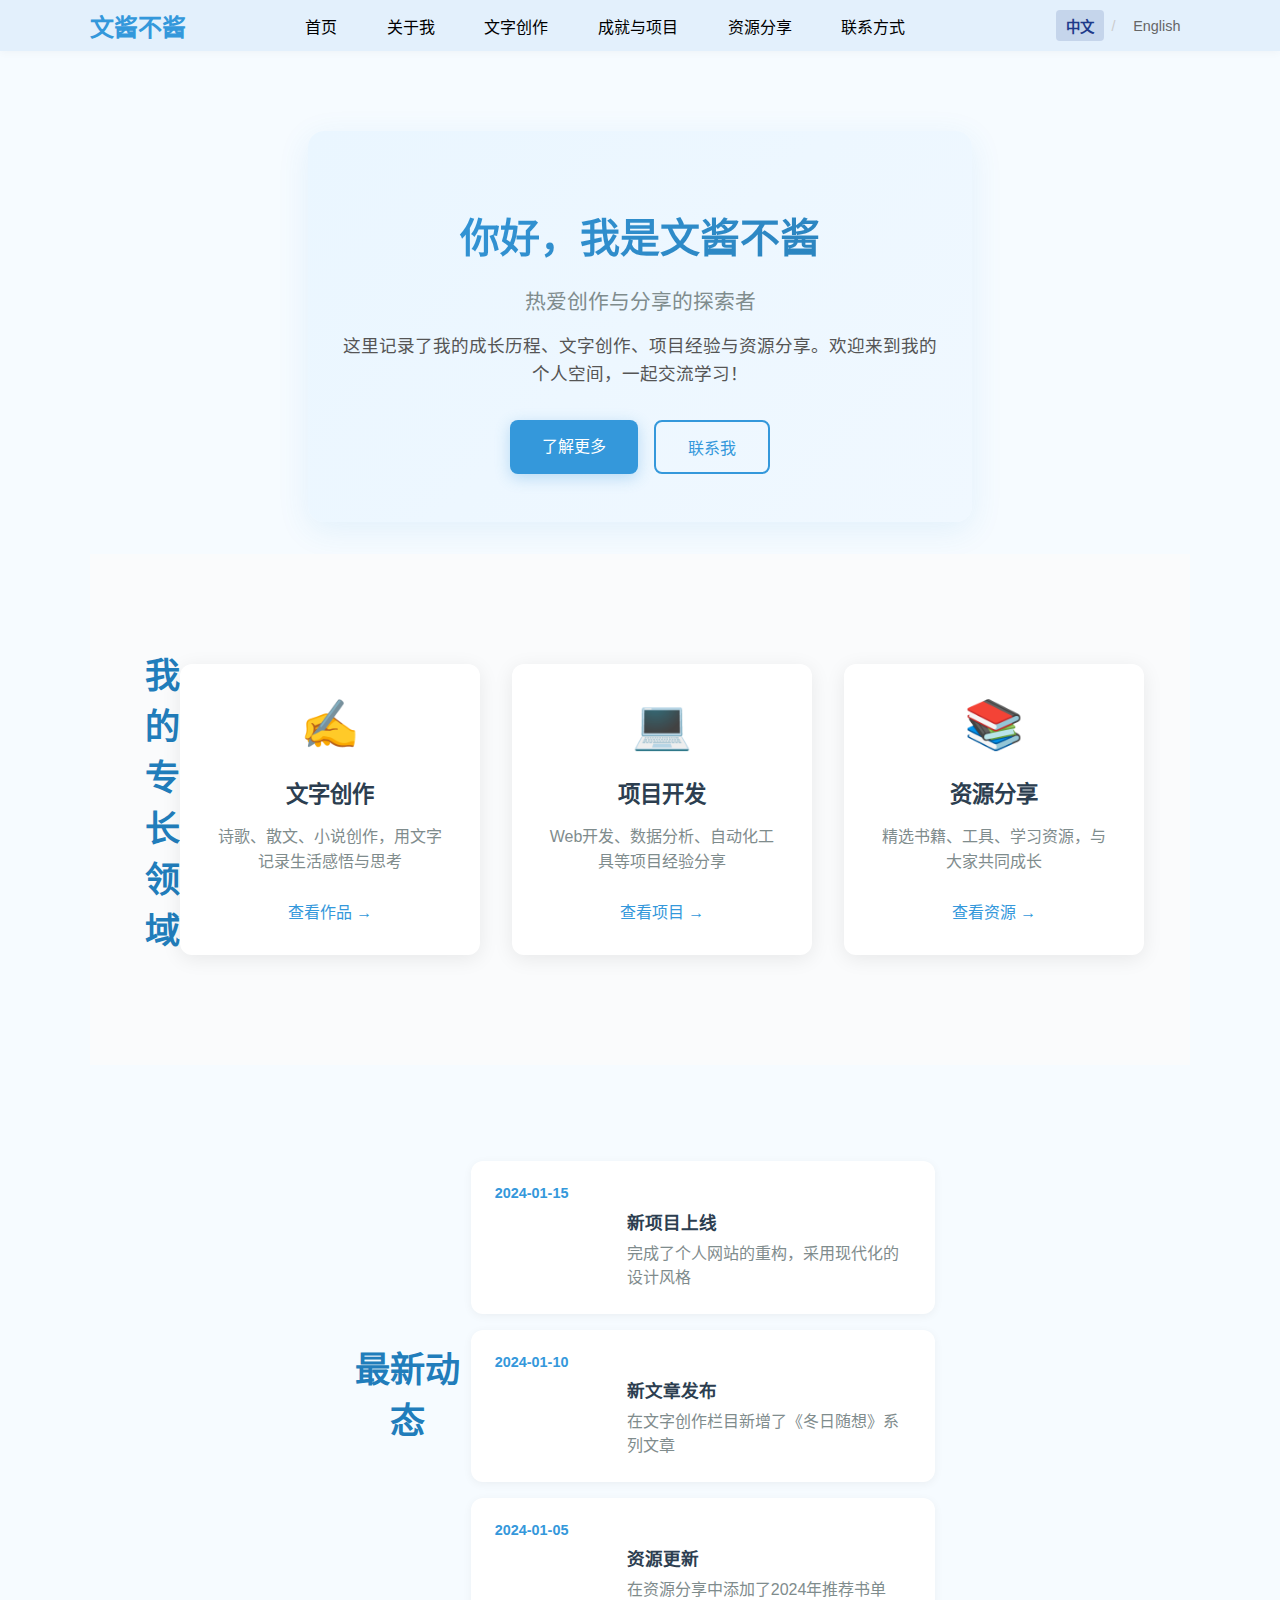
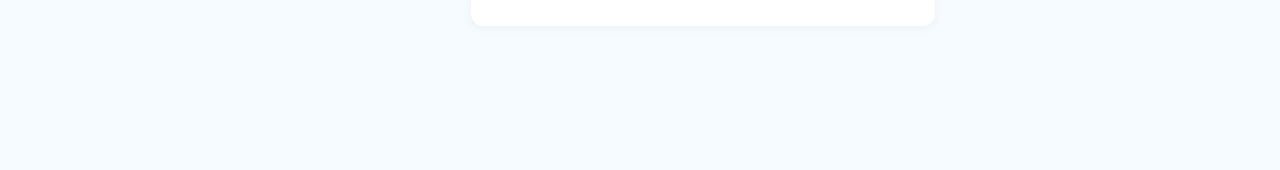
<file: index.html>
<!DOCTYPE html>
<html lang="zh-CN">
<head>
    <meta charset="UTF-8">
    <meta name="viewport" content="width=device-width, initial-scale=1.0">
    <title>我的简历网站 - 首页</title>
    <link rel="stylesheet" href="style.css">
</head>
<body>
    <nav class="navbar">
        <div class="container">
            <a href="index.html" class="logo">文酱不酱</a>
            <ul class="nav-links">
                <li><a href="index.html">首页</a></li>
                <li><a href="about.html">关于我</a></li>
                <li><a href="writing.html">文字创作</a></li>
                <li><a href="projects.html">成就与项目</a></li>
                <li><a href="resources.html">资源分享</a></li>
                <li><a href="contact.html">联系方式</a></li>
            </ul>
            <div class="language-switch">
                <button class="lang-btn active" data-lang="zh">中文</button>
                <span class="lang-separator">/</span>
                <button class="lang-btn" data-lang="en">English</button>
            </div>
        </div>
    </nav>
    <main class="main-content">
        <section class="hero">
            <div class="hero-content">
                <h1>你好，我是文酱不酱</h1>
                <p class="hero-subtitle">热爱创作与分享的探索者</p>
                <p class="hero-description">这里记录了我的成长历程、文字创作、项目经验与资源分享。欢迎来到我的个人空间，一起交流学习！</p>
                <div class="hero-buttons">
                    <a href="about.html" class="btn btn-primary">了解更多</a>
                    <a href="contact.html" class="btn btn-secondary">联系我</a>
                </div>
            </div>
        </section>

        <section class="features">
            <div class="container">
                <h2>我的专长领域</h2>
                <div class="features-grid">
                    <div class="feature-card">
                        <div class="feature-icon">✍️</div>
                        <h3>文字创作</h3>
                        <p>诗歌、散文、小说创作，用文字记录生活感悟与思考</p>
                        <a href="writing.html" class="feature-link">查看作品 →</a>
                    </div>
                    <div class="feature-card">
                        <div class="feature-icon">💻</div>
                        <h3>项目开发</h3>
                        <p>Web开发、数据分析、自动化工具等项目经验分享</p>
                        <a href="projects.html" class="feature-link">查看项目 →</a>
                    </div>
                    <div class="feature-card">
                        <div class="feature-icon">📚</div>
                        <h3>资源分享</h3>
                        <p>精选书籍、工具、学习资源，与大家共同成长</p>
                        <a href="resources.html" class="feature-link">查看资源 →</a>
                    </div>
                </div>
            </div>
        </section>

        <section class="latest-updates">
            <div class="container">
                <h2>最新动态</h2>
                <div class="updates-list">
                    <div class="update-item">
                        <div class="update-date">2024-01-15</div>
                        <div class="update-content">
                            <h4>新项目上线</h4>
                            <p>完成了个人网站的重构，采用现代化的设计风格</p>
                        </div>
                    </div>
                    <div class="update-item">
                        <div class="update-date">2024-01-10</div>
                        <div class="update-content">
                            <h4>新文章发布</h4>
                            <p>在文字创作栏目新增了《冬日随想》系列文章</p>
                        </div>
                    </div>
                    <div class="update-item">
                        <div class="update-date">2024-01-05</div>
                        <div class="update-content">
                            <h4>资源更新</h4>
                            <p>在资源分享中添加了2024年推荐书单</p>
                        </div>
                    </div>
                </div>
            </div>
        </section>
    </main>
    <script src="script.js"></script>
</body>
</html>
</file>
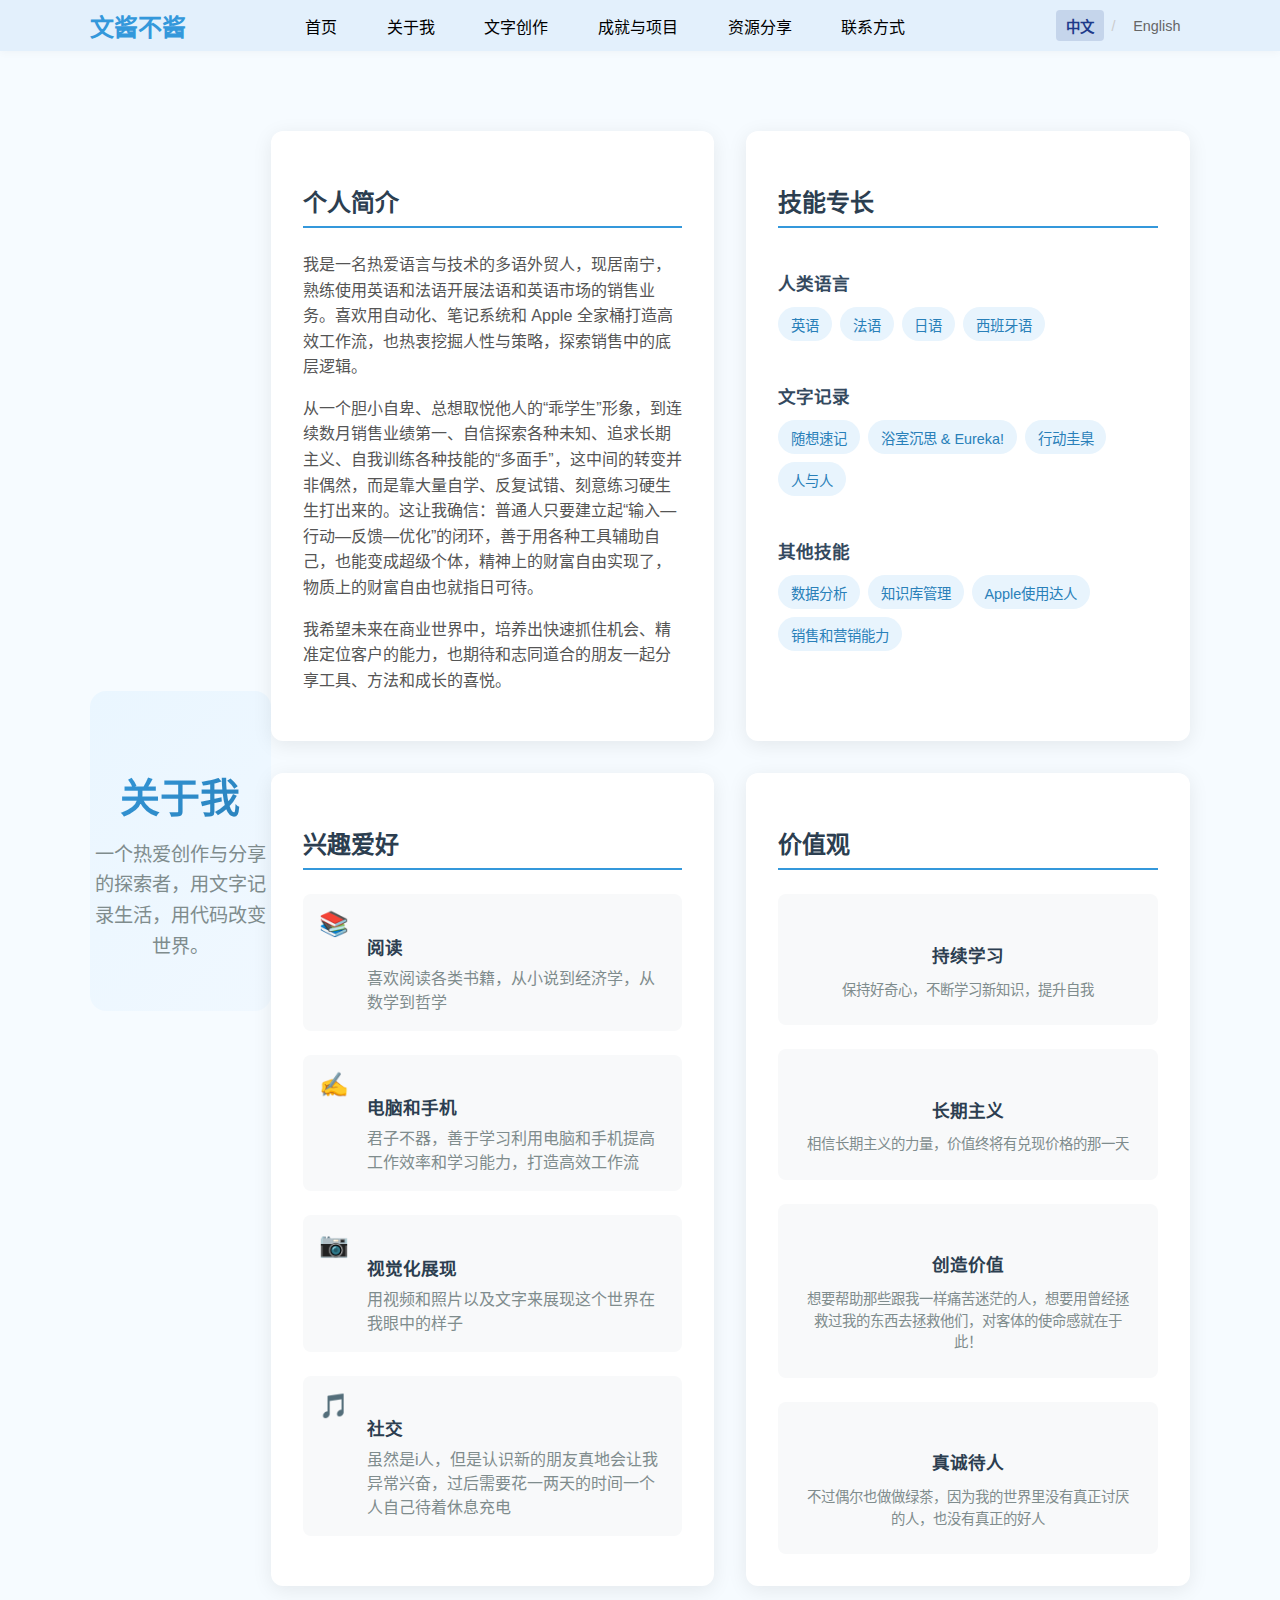
<file: about.html>
<!DOCTYPE html>
<html lang="zh-CN">
<head>
    <meta charset="UTF-8">
    <meta name="viewport" content="width=device-width, initial-scale=1.0">
    <title>关于我 - 我的简历网站</title>
    <link rel="stylesheet" href="style.css">
</head>
<body>
    <nav class="navbar">
        <div class="container">
            <a href="index.html" class="logo">文酱不酱</a>
            <ul class="nav-links">
                <li><a href="index.html">首页</a></li>
                <li><a href="about.html">关于我</a></li>
                <li><a href="writing.html">文字创作</a></li>
                <li><a href="projects.html">成就与项目</a></li>
                <li><a href="resources.html">资源分享</a></li>
                <li><a href="contact.html">联系方式</a></li>
            </ul>
            <div class="language-switch">
                <button class="lang-btn active" data-lang="zh">中文</button>
                <span class="lang-separator">/</span>
                <button class="lang-btn" data-lang="en">English</button>
            </div>
        </div>
    </nav>
    <!-- 主内容区域开始，这是页面主要内容存放的地方 -->
    <main class="main-content">
        <!-- 一个容器，用于限制内容宽度，让页面看起来更整洁 -->
        <div class="container">
            <!-- “关于我”页面的英雄区域（或称作主视觉区域）开始 -->
            <section class="about-hero">
                <!-- “关于我”的介绍部分开始 -->
                <div class="about-intro">
                    <!-- 页面主标题，显示“关于我” -->
                    <h1>关于我</h1>
                    <!-- 一段介绍性文字，描述作者的特点 -->
                    <p class="intro-text">一个热爱创作与分享的探索者，用文字记录生活，用代码改变世界。</p>
                </div>
            </section>
            </section>

            <section class="about-content">
                <div class="about-grid">
                    <div class="about-card">
                        <h2>个人简介</h2>
                        <p>我是一名热爱语言与技术的多语外贸人，现居南宁，熟练使用英语和法语开展法语和英语市场的销售业务。喜欢用自动化、笔记系统和 Apple 全家桶打造高效工作流，也热衷挖掘人性与策略，探索销售中的底层逻辑。</p>
                        <p>从一个胆小自卑、总想取悦他人的“乖学生”形象，到连续数月销售业绩第一、自信探索各种未知、追求长期主义、自我训练各种技能的“多面手”，这中间的转变并非偶然，而是靠大量自学、反复试错、刻意练习硬生生打出来的。这让我确信：普通人只要建立起“输入—行动—反馈—优化”的闭环，善于用各种工具辅助自己，也能变成超级个体，精神上的财富自由实现了，物质上的财富自由也就指日可待。</p>
                        <p>我希望未来在商业世界中，培养出快速抓住机会、精准定位客户的能力，也期待和志同道合的朋友一起分享工具、方法和成长的喜悦。</p>
                    </div>

                    <div class="about-card">
                        <h2>技能专长</h2>
                        <div class="skills-grid">
                            <div class="skill-category">
                                <h3>人类语言</h3>
                                <div class="skill-tags">
                                    <span class="skill-tag">英语</span>
                                    <span class="skill-tag">法语</span>
                                    <span class="skill-tag">日语</span>
                                    <span class="skill-tag">西班牙语</span>
                                </div>
                            </div>
                            <div class="skill-category">
                                <h3>文字记录</h3>
                                <div class="skill-tags">
                                    <span class="skill-tag">随想速记</span>
                                    <span class="skill-tag">浴室沉思 & Eureka!</span>
                                    <span class="skill-tag">行动圭臬</span>
                                    <span class="skill-tag">人与人</span>
                                </div>
                            </div>
                            <div class="skill-category">
                                <h3>其他技能</h3>
                                <div class="skill-tags">
                                    <span class="skill-tag">数据分析</span>
                                    <span class="skill-tag">知识库管理</span>
                                    <span class="skill-tag">Apple使用达人</span>
                                    <span class="skill-tag">销售和营销能力</span>
                                </div>
                            </div>
                        </div>
                    </div>

                    <div class="about-card">
                        <h2>兴趣爱好</h2>
                        <div class="interests-list">
                            <div class="interest-item">
                                <div class="interest-icon">📚</div>
                                <div class="interest-content">
                                    <h4>阅读</h4>
                                    <p>喜欢阅读各类书籍，从小说到经济学，从数学到哲学</p>
                                </div>
                            </div>
                            <div class="interest-item">
                                <div class="interest-icon">✍️</div>
                                <div class="interest-content">
                                    <h4>电脑和手机</h4>
                                    <p>君子不器，善于学习利用电脑和手机提高工作效率和学习能力，打造高效工作流</p>
                                </div>
                            </div>
                            <div class="interest-item">
                                <div class="interest-icon">📷</div>
                                <div class="interest-content">
                                    <h4>视觉化展现</h4>
                                    <p>用视频和照片以及文字来展现这个世界在我眼中的样子</p>
                                </div>
                            </div>
                            <div class="interest-item">
                                <div class="interest-icon">🎵</div>
                                <div class="interest-content">
                                    <h4>社交</h4>
                                    <p>虽然是i人，但是认识新的朋友真地会让我异常兴奋，过后需要花一两天的时间一个人自己待着休息充电</p>
                                </div>
                            </div>
                        </div>
                    </div>

                    <div class="about-card">
                        <h2>价值观</h2>
                        <div class="values-list">
                            <div class="value-item">
                                <h4>持续学习</h4>
                                <p>保持好奇心，不断学习新知识，提升自我</p>
                            </div>
                            <div class="value-item">
                                <h4>长期主义</h4>
                                <p>相信长期主义的力量，价值终将有兑现价格的那一天</p>
                            </div>
                            <div class="value-item">
                                <h4>创造价值</h4>
                                <p>想要帮助那些跟我一样痛苦迷茫的人，想要用曾经拯救过我的东西去拯救他们，对客体的使命感就在于此！</p>
                            </div>
                            <div class="value-item">
                                <h4>真诚待人</h4>
                                <p>不过偶尔也做做绿茶，因为我的世界里没有真正讨厌的人，也没有真正的好人</p>
                            </div>
                        </div>
                    </div>
                </div>
            </section>
        </div>
    </main>
    <script src="script.js"></script>
</body>
</html>
</file>
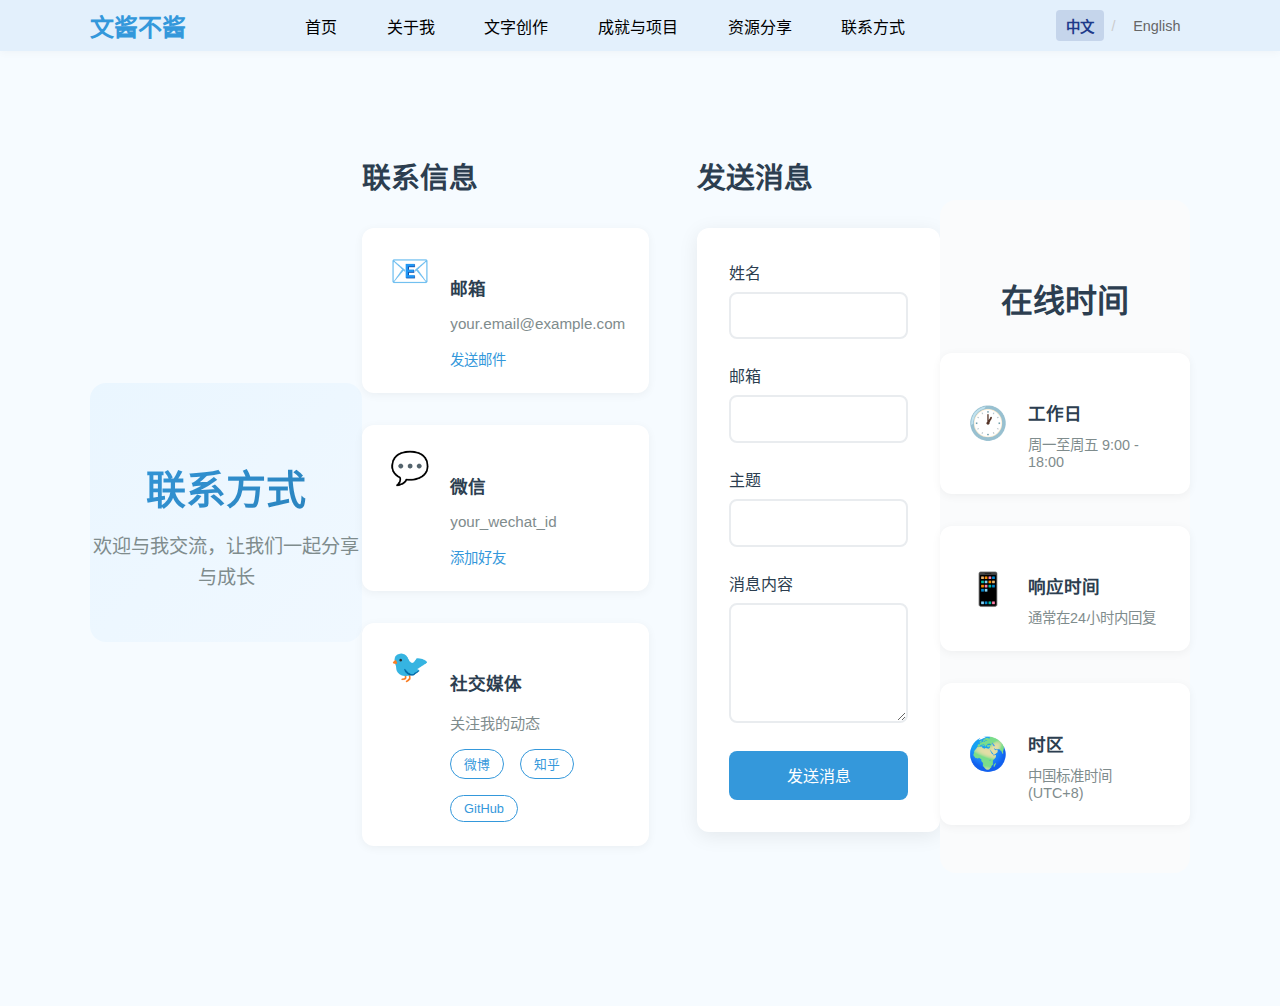
<file: contact.html>
<!DOCTYPE html>
<html lang="zh-CN">
<head>
    <meta charset="UTF-8">
    <meta name="viewport" content="width=device-width, initial-scale=1.0">
    <title>联系方式 - 我的简历网站</title>
    <link rel="stylesheet" href="style.css">
</head>
<body>
    <nav class="navbar">
        <div class="container">
            <a href="index.html" class="logo">文酱不酱</a>
            <ul class="nav-links">
                <li><a href="index.html">首页</a></li>
                <li><a href="about.html">关于我</a></li>
                <li><a href="writing.html">文字创作</a></li>
                <li><a href="projects.html">成就与项目</a></li>
                <li><a href="resources.html">资源分享</a></li>
                <li><a href="contact.html">联系方式</a></li>
            </ul>
            <div class="language-switch">
                <button class="lang-btn active" data-lang="zh">中文</button>
                <span class="lang-separator">/</span>
                <button class="lang-btn" data-lang="en">English</button>
            </div>
        </div>
    </nav>
    <main class="main-content">
        <div class="container">
            <section class="contact-hero">
            <h1>联系方式</h1>
                <p class="contact-subtitle">欢迎与我交流，让我们一起分享与成长</p>
            </section>

            <section class="contact-content">
                <div class="contact-grid">
                    <div class="contact-info">
                        <h2>联系信息</h2>
                        <div class="contact-methods">
                            <div class="contact-method">
                                <div class="contact-icon">📧</div>
                                <div class="contact-details">
                                    <h4>邮箱</h4>
                                    <p>your.email@example.com</p>
                                    <a href="mailto:your.email@example.com" class="contact-link">发送邮件</a>
                                </div>
                            </div>
                            <div class="contact-method">
                                <div class="contact-icon">💬</div>
                                <div class="contact-details">
                                    <h4>微信</h4>
                                    <p>your_wechat_id</p>
                                    <a href="#" class="contact-link">添加好友</a>
                                </div>
                            </div>
                            <div class="contact-method">
                                <div class="contact-icon">🐦</div>
                                <div class="contact-details">
                                    <h4>社交媒体</h4>
                                    <p>关注我的动态</p>
                                    <div class="social-links">
                                        <a href="#" class="social-link" target="_blank">微博</a>
                                        <a href="#" class="social-link" target="_blank">知乎</a>
                                        <a href="#" class="social-link" target="_blank">GitHub</a>
                                    </div>
                                </div>
                            </div>
                        </div>
                    </div>

                    <div class="contact-form-section">
                        <h2>发送消息</h2>
                        <form class="contact-form" id="contactForm">
                            <div class="form-group">
                                <label for="name">姓名</label>
                                <input type="text" id="name" name="name" required>
                            </div>
                            <div class="form-group">
                                <label for="email">邮箱</label>
                                <input type="email" id="email" name="email" required>
                            </div>
                            <div class="form-group">
                                <label for="subject">主题</label>
                                <input type="text" id="subject" name="subject" required>
                            </div>
                            <div class="form-group">
                                <label for="message">消息内容</label>
                                <textarea id="message" name="message" rows="5" required></textarea>
                            </div>
                            <button type="submit" class="submit-btn">发送消息</button>
                        </form>
                    </div>
                </div>
            </section>

            <section class="contact-availability">
                <h2>在线时间</h2>
                <div class="availability-info">
                    <div class="availability-item">
                        <div class="availability-icon">🕐</div>
                        <div class="availability-details">
                            <h4>工作日</h4>
                            <p>周一至周五 9:00 - 18:00</p>
                        </div>
                    </div>
                    <div class="availability-item">
                        <div class="availability-icon">📱</div>
                        <div class="availability-details">
                            <h4>响应时间</h4>
                            <p>通常在24小时内回复</p>
                        </div>
                    </div>
                    <div class="availability-item">
                        <div class="availability-icon">🌍</div>
                        <div class="availability-details">
                            <h4>时区</h4>
                            <p>中国标准时间 (UTC+8)</p>
                        </div>
                    </div>
                </div>
        </section>
        </div>
    </main>
    <script src="script.js"></script>
</body>
</html>
</file>
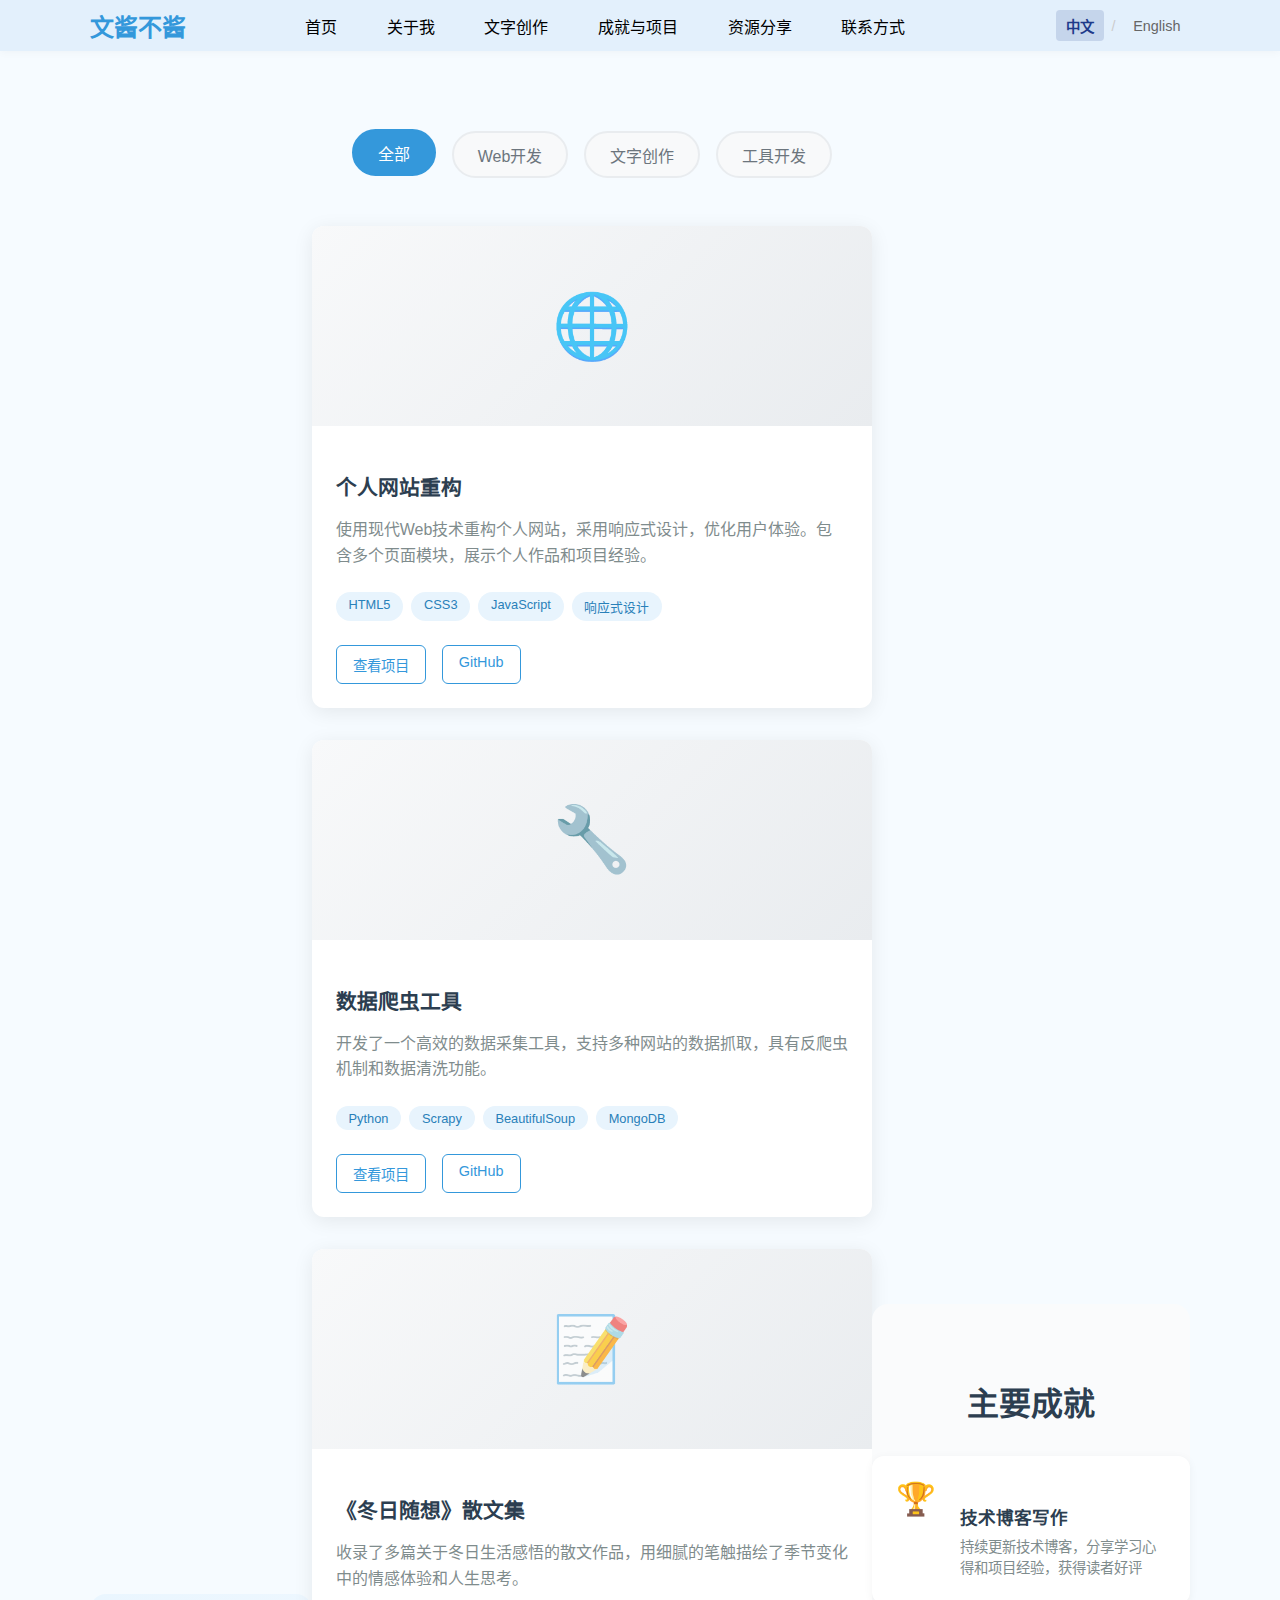
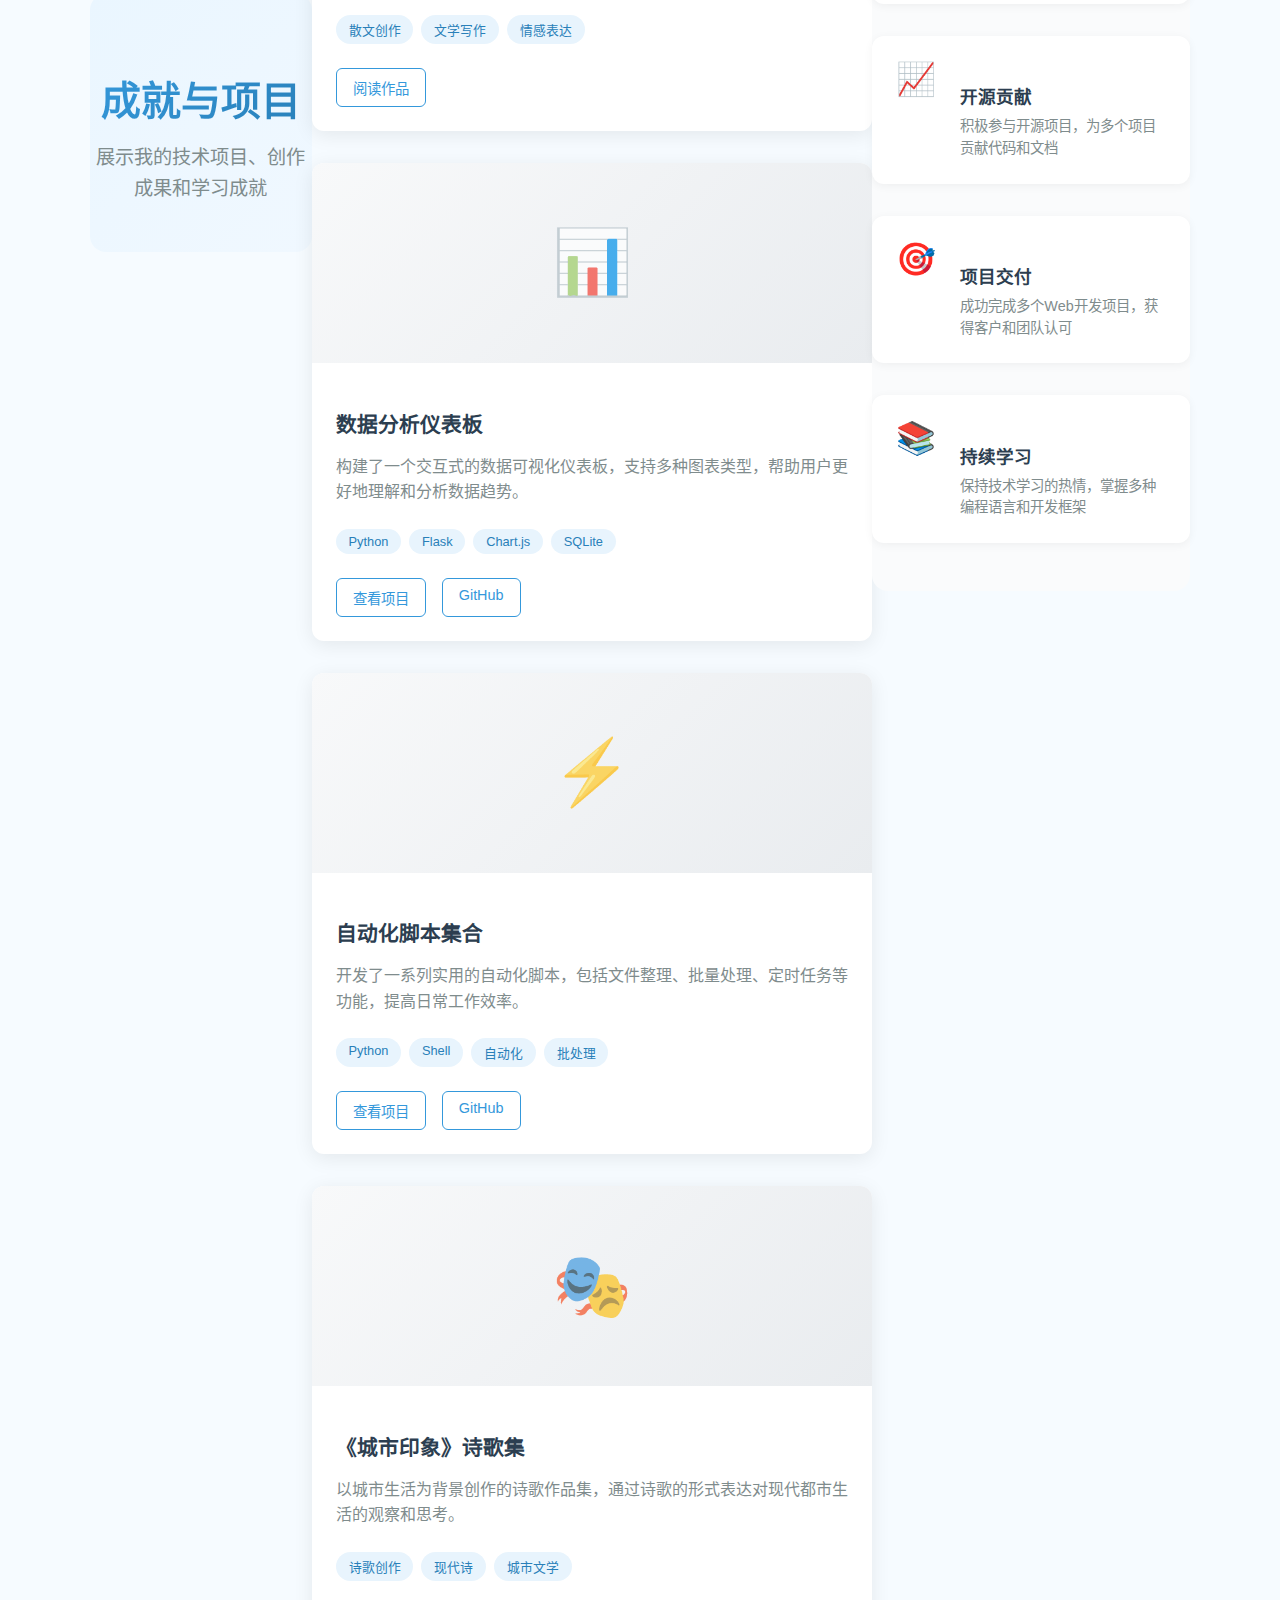
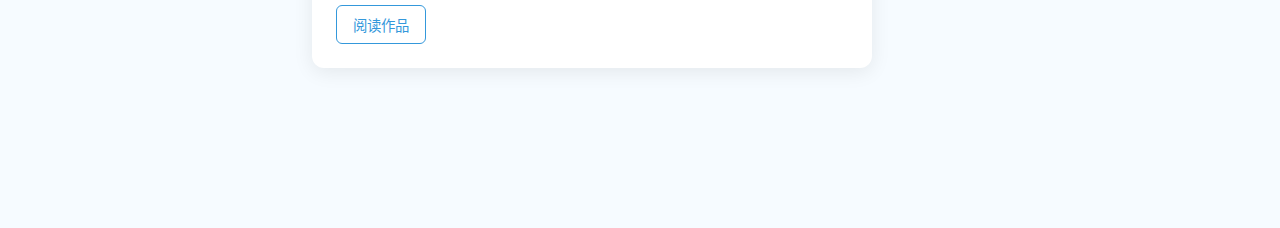
<file: projects.html>
<!DOCTYPE html>
<html lang="zh-CN">
<head>
    <meta charset="UTF-8">
    <meta name="viewport" content="width=device-width, initial-scale=1.0">
    <title>成就与项目 - 我的简历网站</title>
    <link rel="stylesheet" href="style.css">
</head>
<body>
    <nav class="navbar">
        <div class="container">
            <a href="index.html" class="logo">文酱不酱</a>
            <ul class="nav-links">
                <li><a href="index.html">首页</a></li>
                <li><a href="about.html">关于我</a></li>
                <li><a href="writing.html">文字创作</a></li>
                <li><a href="projects.html">成就与项目</a></li>
                <li><a href="resources.html">资源分享</a></li>
                <li><a href="contact.html">联系方式</a></li>
            </ul>
            <div class="language-switch">
                <button class="lang-btn active" data-lang="zh">中文</button>
                <span class="lang-separator">/</span>
                <button class="lang-btn" data-lang="en">English</button>
            </div>
        </div>
    </nav>
    <main class="main-content">
        <div class="container">
            <section class="projects-hero">
                <h1>成就与项目</h1>
                <p class="projects-subtitle">展示我的技术项目、创作成果和学习成就</p>
            </section>

            <section class="projects-content">
                <div class="projects-filter">
                    <button class="filter-btn active" data-filter="all">全部</button>
                    <button class="filter-btn" data-filter="web">Web开发</button>
                    <button class="filter-btn" data-filter="writing">文字创作</button>
                    <button class="filter-btn" data-filter="tools">工具开发</button>
                </div>

                <div class="projects-grid">
                    <div class="project-card" data-category="web">
                        <div class="project-image">
                            <div class="project-placeholder">🌐</div>
                        </div>
                        <div class="project-content">
                            <h3>个人网站重构</h3>
                            <p>使用现代Web技术重构个人网站，采用响应式设计，优化用户体验。包含多个页面模块，展示个人作品和项目经验。</p>
                            <div class="project-tech">
                                <span class="tech-tag">HTML5</span>
                                <span class="tech-tag">CSS3</span>
                                <span class="tech-tag">JavaScript</span>
                                <span class="tech-tag">响应式设计</span>
                            </div>
                            <div class="project-links">
                                <a href="#" class="project-link">查看项目</a>
                                <a href="#" class="project-link">GitHub</a>
                            </div>
                        </div>
                    </div>

                    <div class="project-card" data-category="tools">
                        <div class="project-image">
                            <div class="project-placeholder">🔧</div>
                        </div>
                        <div class="project-content">
                            <h3>数据爬虫工具</h3>
                            <p>开发了一个高效的数据采集工具，支持多种网站的数据抓取，具有反爬虫机制和数据清洗功能。</p>
                            <div class="project-tech">
                                <span class="tech-tag">Python</span>
                                <span class="tech-tag">Scrapy</span>
                                <span class="tech-tag">BeautifulSoup</span>
                                <span class="tech-tag">MongoDB</span>
                            </div>
                            <div class="project-links">
                                <a href="#" class="project-link">查看项目</a>
                                <a href="#" class="project-link">GitHub</a>
                            </div>
                        </div>
                    </div>

                    <div class="project-card" data-category="writing">
                        <div class="project-image">
                            <div class="project-placeholder">📝</div>
                        </div>
                        <div class="project-content">
                            <h3>《冬日随想》散文集</h3>
                            <p>收录了多篇关于冬日生活感悟的散文作品，用细腻的笔触描绘了季节变化中的情感体验和人生思考。</p>
                            <div class="project-tech">
                                <span class="tech-tag">散文创作</span>
                                <span class="tech-tag">文学写作</span>
                                <span class="tech-tag">情感表达</span>
                            </div>
                            <div class="project-links">
                                <a href="writing.html" class="project-link">阅读作品</a>
                            </div>
                        </div>
                    </div>

                    <div class="project-card" data-category="web">
                        <div class="project-image">
                            <div class="project-placeholder">📊</div>
                        </div>
                        <div class="project-content">
                            <h3>数据分析仪表板</h3>
                            <p>构建了一个交互式的数据可视化仪表板，支持多种图表类型，帮助用户更好地理解和分析数据趋势。</p>
                            <div class="project-tech">
                                <span class="tech-tag">Python</span>
                                <span class="tech-tag">Flask</span>
                                <span class="tech-tag">Chart.js</span>
                                <span class="tech-tag">SQLite</span>
                            </div>
                            <div class="project-links">
                                <a href="#" class="project-link">查看项目</a>
                                <a href="#" class="project-link">GitHub</a>
                            </div>
                        </div>
                    </div>

                    <div class="project-card" data-category="tools">
                        <div class="project-image">
                            <div class="project-placeholder">⚡</div>
                        </div>
                        <div class="project-content">
                            <h3>自动化脚本集合</h3>
                            <p>开发了一系列实用的自动化脚本，包括文件整理、批量处理、定时任务等功能，提高日常工作效率。</p>
                            <div class="project-tech">
                                <span class="tech-tag">Python</span>
                                <span class="tech-tag">Shell</span>
                                <span class="tech-tag">自动化</span>
                                <span class="tech-tag">批处理</span>
                            </div>
                            <div class="project-links">
                                <a href="#" class="project-link">查看项目</a>
                                <a href="#" class="project-link">GitHub</a>
                            </div>
                        </div>
                    </div>

                    <div class="project-card" data-category="writing">
                        <div class="project-image">
                            <div class="project-placeholder">🎭</div>
                        </div>
                        <div class="project-content">
                            <h3>《城市印象》诗歌集</h3>
                            <p>以城市生活为背景创作的诗歌作品集，通过诗歌的形式表达对现代都市生活的观察和思考。</p>
                            <div class="project-tech">
                                <span class="tech-tag">诗歌创作</span>
                                <span class="tech-tag">现代诗</span>
                                <span class="tech-tag">城市文学</span>
                            </div>
                            <div class="project-links">
                                <a href="writing.html" class="project-link">阅读作品</a>
                            </div>
                        </div>
                    </div>
                </div>
            </section>

            <section class="achievements">
                <h2>主要成就</h2>
                <div class="achievements-grid">
                    <div class="achievement-item">
                        <div class="achievement-icon">🏆</div>
                        <div class="achievement-content">
                            <h4>技术博客写作</h4>
                            <p>持续更新技术博客，分享学习心得和项目经验，获得读者好评</p>
                        </div>
                    </div>
                    <div class="achievement-item">
                        <div class="achievement-icon">📈</div>
                        <div class="achievement-content">
                            <h4>开源贡献</h4>
                            <p>积极参与开源项目，为多个项目贡献代码和文档</p>
                        </div>
                    </div>
                    <div class="achievement-item">
                        <div class="achievement-icon">🎯</div>
                        <div class="achievement-content">
                            <h4>项目交付</h4>
                            <p>成功完成多个Web开发项目，获得客户和团队认可</p>
                        </div>
                    </div>
                    <div class="achievement-item">
                        <div class="achievement-icon">📚</div>
                        <div class="achievement-content">
                            <h4>持续学习</h4>
                            <p>保持技术学习的热情，掌握多种编程语言和开发框架</p>
                        </div>
                    </div>
                </div>
            </section>
        </div>
    </main>
    <script src="script.js"></script>
</body>
</html>
</file>
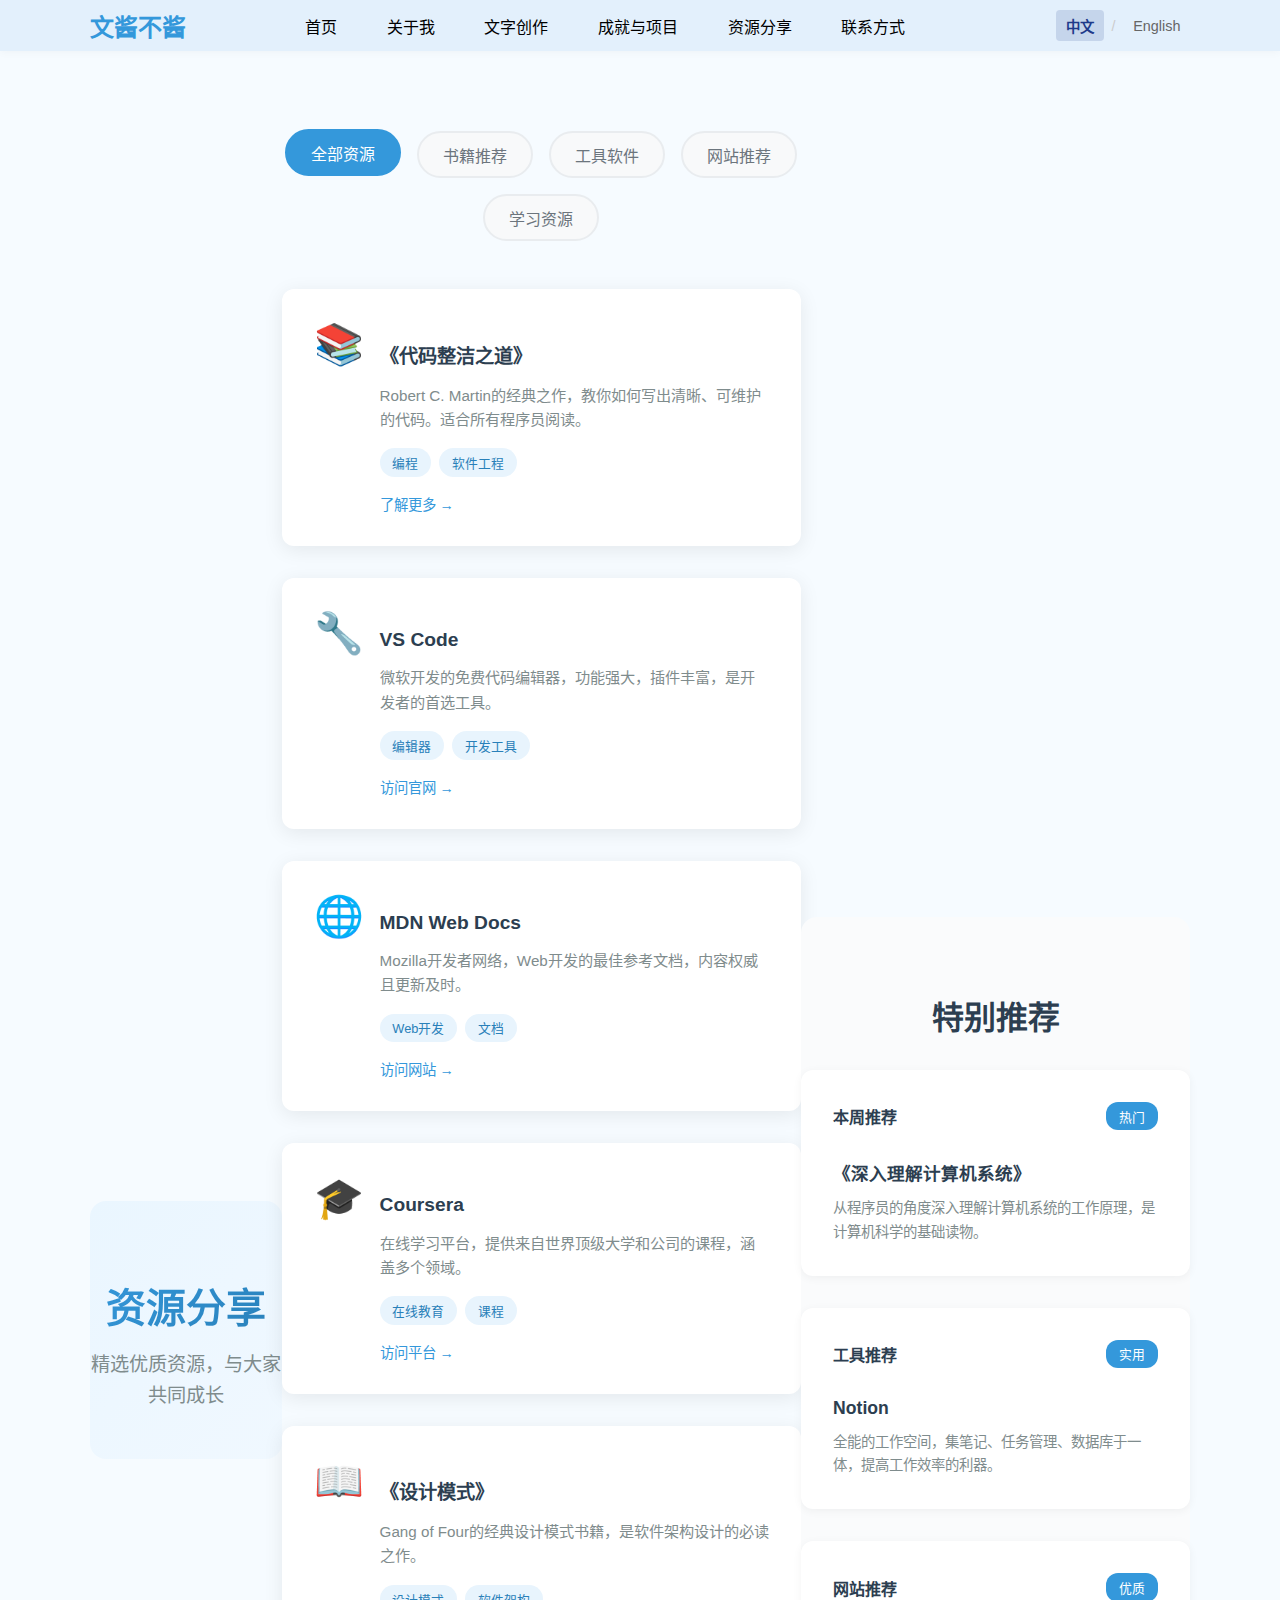
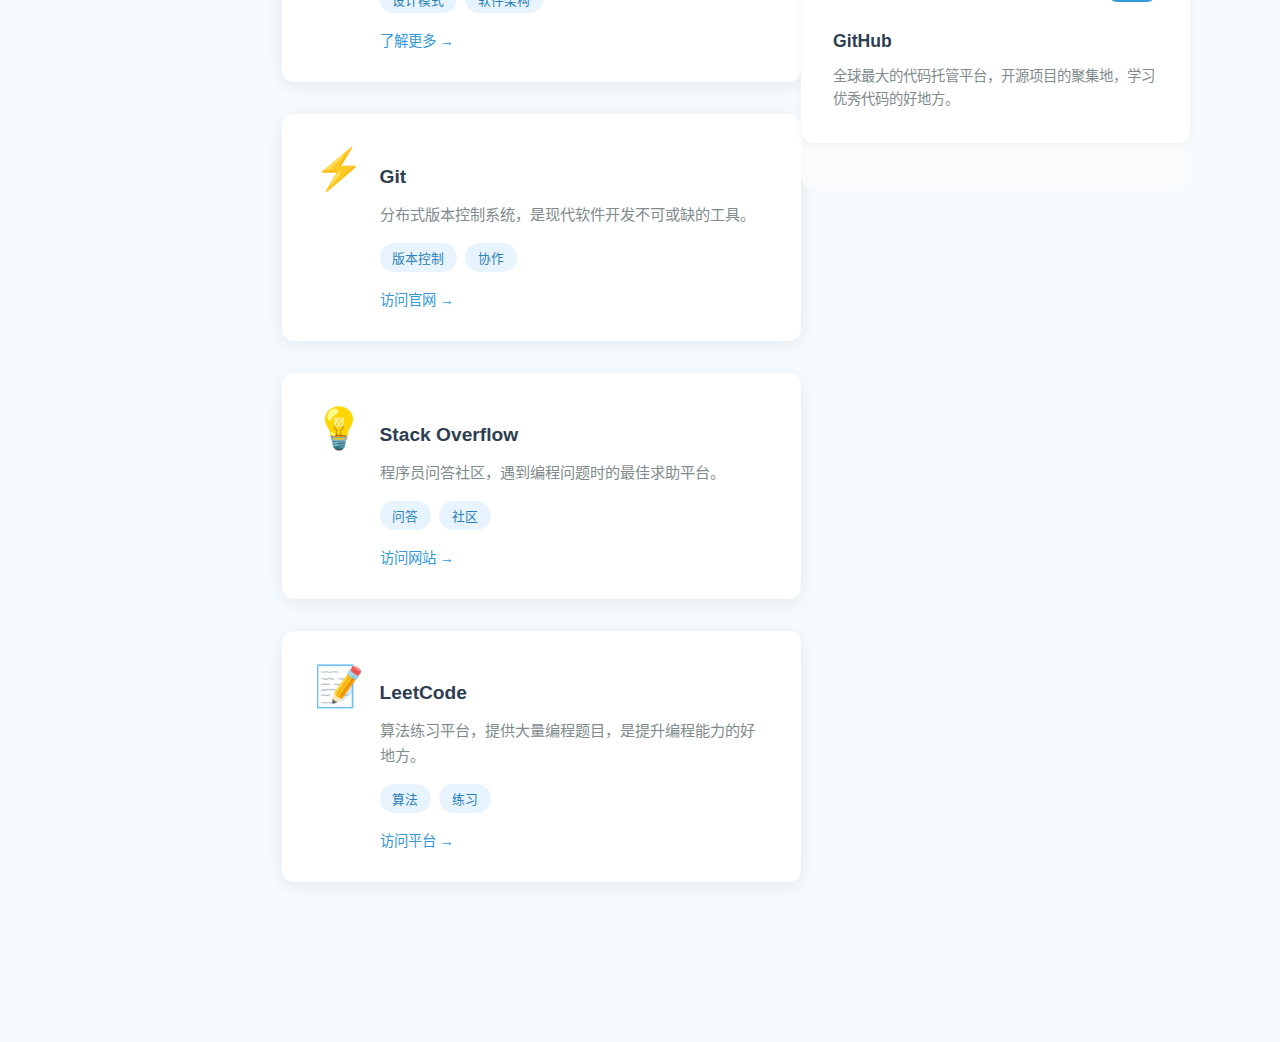
<file: resources.html>
<!DOCTYPE html>
<html lang="zh-CN">
<head>
    <meta charset="UTF-8">
    <meta name="viewport" content="width=device-width, initial-scale=1.0">
    <title>资源分享 - 我的简历网站</title>
    <link rel="stylesheet" href="style.css">
</head>
<body>
    <nav class="navbar">
        <div class="container">
            <a href="index.html" class="logo">文酱不酱</a>
            <ul class="nav-links">
                <li><a href="index.html">首页</a></li>
                <li><a href="about.html">关于我</a></li>
                <li><a href="writing.html">文字创作</a></li>
                <li><a href="projects.html">成就与项目</a></li>
                <li><a href="resources.html">资源分享</a></li>
                <li><a href="contact.html">联系方式</a></li>
            </ul>
            <div class="language-switch">
                <button class="lang-btn active" data-lang="zh">中文</button>
                <span class="lang-separator">/</span>
                <button class="lang-btn" data-lang="en">English</button>
            </div>
        </div>
    </nav>
    <main class="main-content">
        <div class="container">
            <section class="resources-hero">
            <h1>资源分享</h1>
                <p class="resources-subtitle">精选优质资源，与大家共同成长</p>
            </section>

            <section class="resources-content">
                <div class="resources-categories">
                    <button class="resource-category-btn active" data-category="all">全部资源</button>
                    <button class="resource-category-btn" data-category="books">书籍推荐</button>
                    <button class="resource-category-btn" data-category="tools">工具软件</button>
                    <button class="resource-category-btn" data-category="websites">网站推荐</button>
                    <button class="resource-category-btn" data-category="learning">学习资源</button>
                </div>

                <div class="resources-grid">
                    <div class="resource-item" data-category="books">
                        <div class="resource-icon">📚</div>
                        <div class="resource-content">
                            <h3>《代码整洁之道》</h3>
                            <p class="resource-description">Robert C. Martin的经典之作，教你如何写出清晰、可维护的代码。适合所有程序员阅读。</p>
                            <div class="resource-tags">
                                <span class="resource-tag">编程</span>
                                <span class="resource-tag">软件工程</span>
                            </div>
                            <a href="#" class="resource-link">了解更多 →</a>
                        </div>
                    </div>

                    <div class="resource-item" data-category="tools">
                        <div class="resource-icon">🔧</div>
                        <div class="resource-content">
                            <h3>VS Code</h3>
                            <p class="resource-description">微软开发的免费代码编辑器，功能强大，插件丰富，是开发者的首选工具。</p>
                            <div class="resource-tags">
                                <span class="resource-tag">编辑器</span>
                                <span class="resource-tag">开发工具</span>
                            </div>
                            <a href="https://code.visualstudio.com/" class="resource-link" target="_blank">访问官网 →</a>
                        </div>
                    </div>

                    <div class="resource-item" data-category="websites">
                        <div class="resource-icon">🌐</div>
                        <div class="resource-content">
                            <h3>MDN Web Docs</h3>
                            <p class="resource-description">Mozilla开发者网络，Web开发的最佳参考文档，内容权威且更新及时。</p>
                            <div class="resource-tags">
                                <span class="resource-tag">Web开发</span>
                                <span class="resource-tag">文档</span>
                            </div>
                            <a href="https://developer.mozilla.org/" class="resource-link" target="_blank">访问网站 →</a>
                        </div>
                    </div>

                    <div class="resource-item" data-category="learning">
                        <div class="resource-icon">🎓</div>
                        <div class="resource-content">
                            <h3>Coursera</h3>
                            <p class="resource-description">在线学习平台，提供来自世界顶级大学和公司的课程，涵盖多个领域。</p>
                            <div class="resource-tags">
                                <span class="resource-tag">在线教育</span>
                                <span class="resource-tag">课程</span>
                            </div>
                            <a href="https://www.coursera.org/" class="resource-link" target="_blank">访问平台 →</a>
                        </div>
                    </div>

                    <div class="resource-item" data-category="books">
                        <div class="resource-icon">📖</div>
                        <div class="resource-content">
                            <h3>《设计模式》</h3>
                            <p class="resource-description">Gang of Four的经典设计模式书籍，是软件架构设计的必读之作。</p>
                            <div class="resource-tags">
                                <span class="resource-tag">设计模式</span>
                                <span class="resource-tag">软件架构</span>
                            </div>
                            <a href="#" class="resource-link">了解更多 →</a>
                        </div>
                    </div>

                    <div class="resource-item" data-category="tools">
                        <div class="resource-icon">⚡</div>
                        <div class="resource-content">
                            <h3>Git</h3>
                            <p class="resource-description">分布式版本控制系统，是现代软件开发不可或缺的工具。</p>
                            <div class="resource-tags">
                                <span class="resource-tag">版本控制</span>
                                <span class="resource-tag">协作</span>
                            </div>
                            <a href="https://git-scm.com/" class="resource-link" target="_blank">访问官网 →</a>
                        </div>
                    </div>

                    <div class="resource-item" data-category="websites">
                        <div class="resource-icon">💡</div>
                        <div class="resource-content">
                            <h3>Stack Overflow</h3>
                            <p class="resource-description">程序员问答社区，遇到编程问题时的最佳求助平台。</p>
                            <div class="resource-tags">
                                <span class="resource-tag">问答</span>
                                <span class="resource-tag">社区</span>
                            </div>
                            <a href="https://stackoverflow.com/" class="resource-link" target="_blank">访问网站 →</a>
                        </div>
                    </div>

                    <div class="resource-item" data-category="learning">
                        <div class="resource-icon">📝</div>
                        <div class="resource-content">
                            <h3>LeetCode</h3>
                            <p class="resource-description">算法练习平台，提供大量编程题目，是提升编程能力的好地方。</p>
                            <div class="resource-tags">
                                <span class="resource-tag">算法</span>
                                <span class="resource-tag">练习</span>
                            </div>
                            <a href="https://leetcode.cn/" class="resource-link" target="_blank">访问平台 →</a>
                        </div>
                    </div>
                </div>
            </section>

            <section class="resource-recommendations">
                <h2>特别推荐</h2>
                <div class="recommendations-grid">
                    <div class="recommendation-item">
                        <div class="recommendation-header">
                            <h4>本周推荐</h4>
                            <span class="recommendation-badge">热门</span>
                        </div>
                        <h5>《深入理解计算机系统》</h5>
                        <p>从程序员的角度深入理解计算机系统的工作原理，是计算机科学的基础读物。</p>
                    </div>
                    <div class="recommendation-item">
                        <div class="recommendation-header">
                            <h4>工具推荐</h4>
                            <span class="recommendation-badge">实用</span>
                        </div>
                        <h5>Notion</h5>
                        <p>全能的工作空间，集笔记、任务管理、数据库于一体，提高工作效率的利器。</p>
                    </div>
                    <div class="recommendation-item">
                        <div class="recommendation-header">
                            <h4>网站推荐</h4>
                            <span class="recommendation-badge">优质</span>
                        </div>
                        <h5>GitHub</h5>
                        <p>全球最大的代码托管平台，开源项目的聚集地，学习优秀代码的好地方。</p>
                    </div>
                </div>
        </section>
        </div>
    </main>
    <script src="script.js"></script>
</body>
</html>
</file>
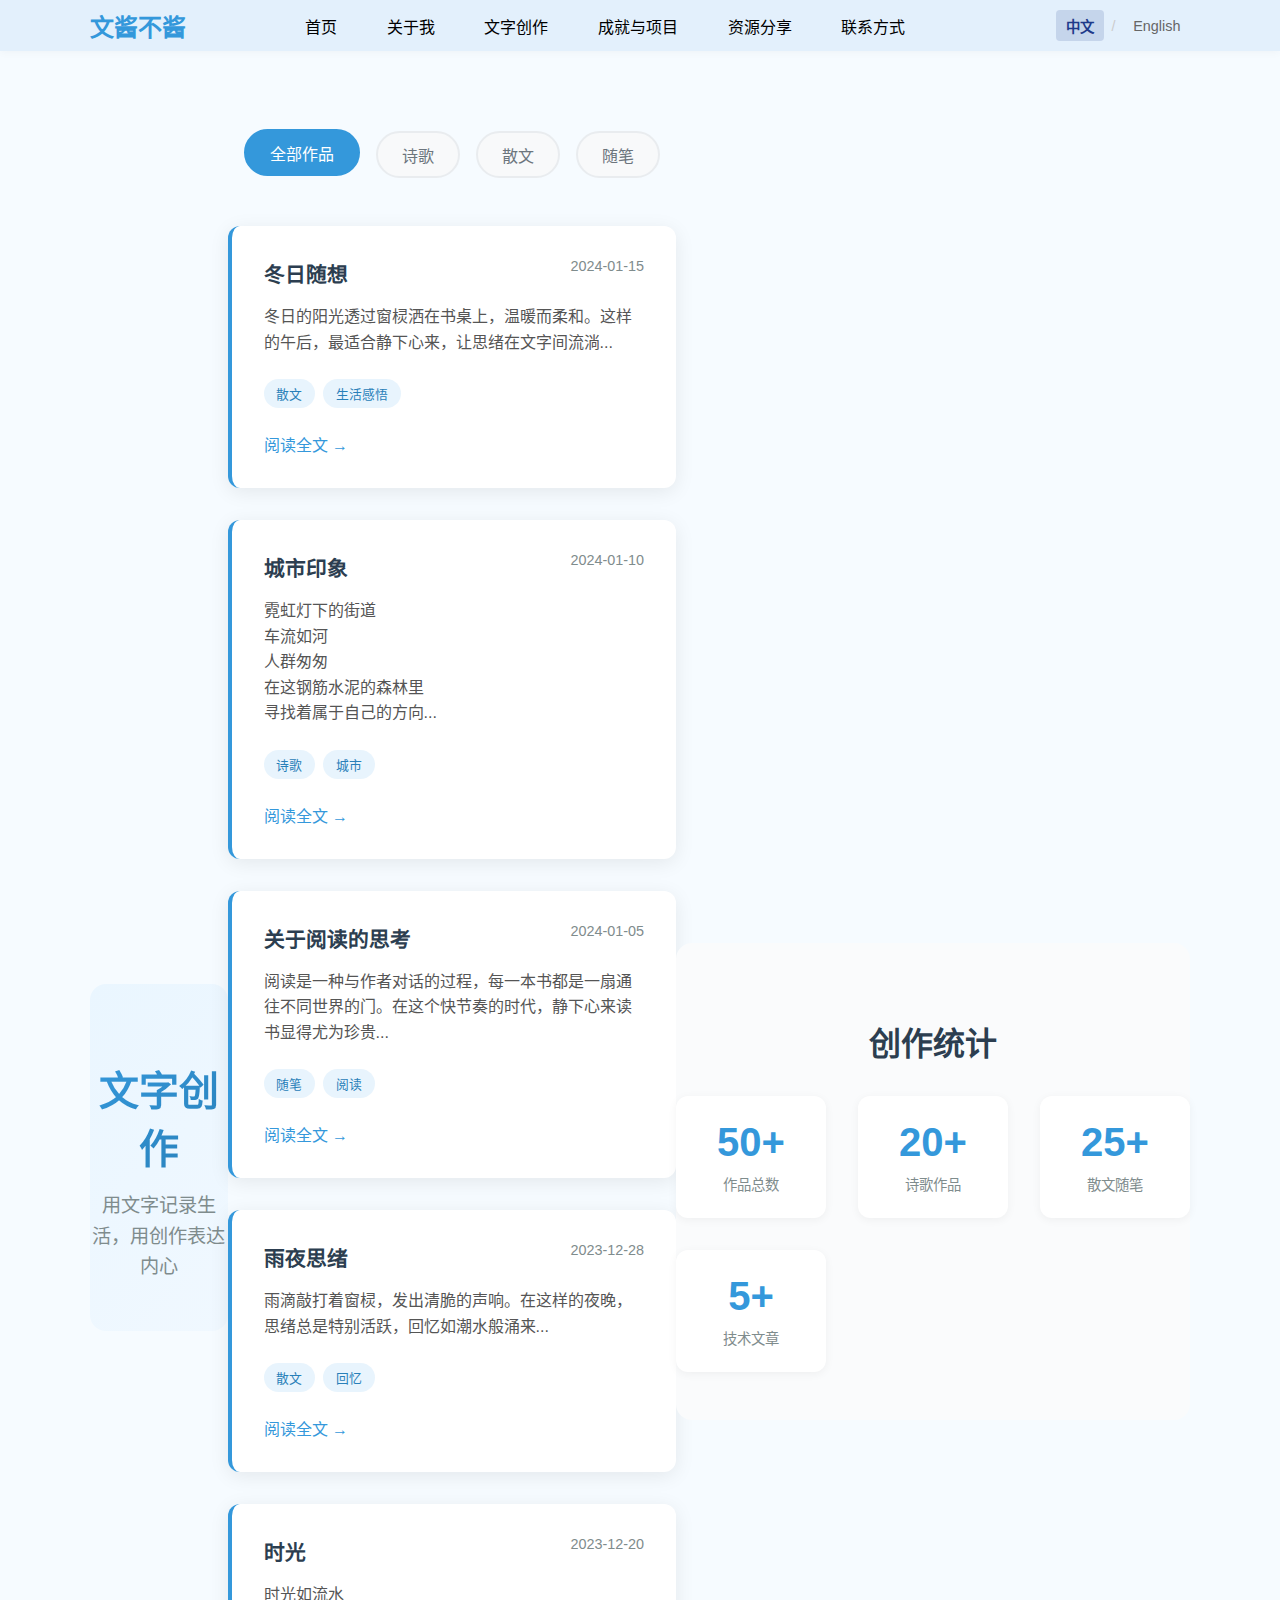
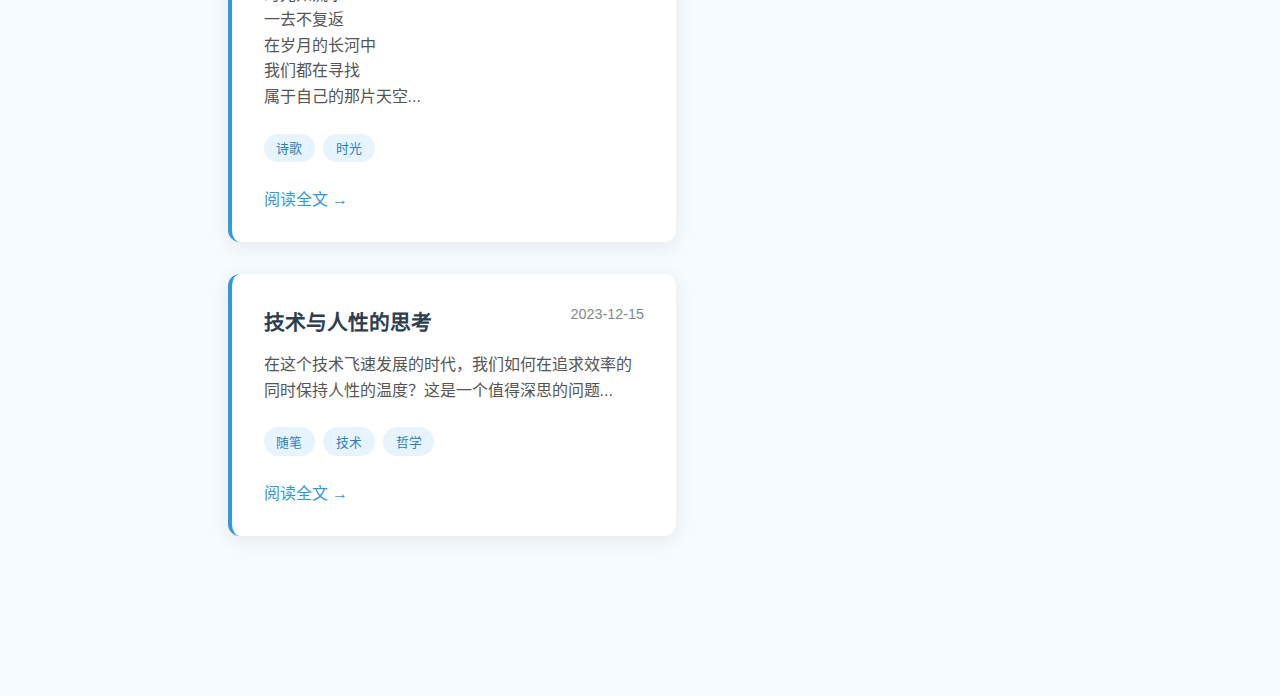
<file: writing.html>
<!DOCTYPE html>
<html lang="zh-CN">
<head>
    <meta charset="UTF-8">
    <meta name="viewport" content="width=device-width, initial-scale=1.0">
    <title>文字创作 - 我的简历网站</title>
    <link rel="stylesheet" href="style.css">
</head>
<body>
    <nav class="navbar">
        <div class="container">
            <a href="index.html" class="logo">文酱不酱</a>
            <ul class="nav-links">
                <li><a href="index.html">首页</a></li>
                <li><a href="about.html">关于我</a></li>
                <li><a href="writing.html">文字创作</a></li>
                <li><a href="projects.html">成就与项目</a></li>
                <li><a href="resources.html">资源分享</a></li>
                <li><a href="contact.html">联系方式</a></li>
            </ul>
            <div class="language-switch">
                <button class="lang-btn active" data-lang="zh">中文</button>
                <span class="lang-separator">/</span>
                <button class="lang-btn" data-lang="en">English</button>
            </div>
        </div>
    </nav>
    <main class="main-content">
        <div class="container">
            <section class="writing-hero">
                <h1>文字创作</h1>
                <p class="writing-subtitle">用文字记录生活，用创作表达内心</p>
            </section>

            <section class="writing-content">
                <div class="writing-categories">
                    <button class="category-btn active" data-category="all">全部作品</button>
                    <button class="category-btn" data-category="poetry">诗歌</button>
                    <button class="category-btn" data-category="prose">散文</button>
                    <button class="category-btn" data-category="essay">随笔</button>
                </div>

                <div class="writing-grid">
                    <div class="writing-item" data-category="prose">
                        <div class="writing-header">
                            <h3>冬日随想</h3>
                            <span class="writing-date">2024-01-15</span>
                        </div>
                        <div class="writing-excerpt">
                            <p>冬日的阳光透过窗棂洒在书桌上，温暖而柔和。这样的午后，最适合静下心来，让思绪在文字间流淌...</p>
                        </div>
                        <div class="writing-tags">
                            <span class="writing-tag">散文</span>
                            <span class="writing-tag">生活感悟</span>
                        </div>
                        <a href="#" class="read-more">阅读全文 →</a>
                    </div>

                    <div class="writing-item" data-category="poetry">
                        <div class="writing-header">
                            <h3>城市印象</h3>
                            <span class="writing-date">2024-01-10</span>
                        </div>
                        <div class="writing-excerpt">
                            <p>霓虹灯下的街道<br>
                            车流如河<br>
                            人群匆匆<br>
                            在这钢筋水泥的森林里<br>
                            寻找着属于自己的方向...</p>
                        </div>
                        <div class="writing-tags">
                            <span class="writing-tag">诗歌</span>
                            <span class="writing-tag">城市</span>
                        </div>
                        <a href="#" class="read-more">阅读全文 →</a>
                    </div>

                    <div class="writing-item" data-category="essay">
                        <div class="writing-header">
                            <h3>关于阅读的思考</h3>
                            <span class="writing-date">2024-01-05</span>
                        </div>
                        <div class="writing-excerpt">
                            <p>阅读是一种与作者对话的过程，每一本书都是一扇通往不同世界的门。在这个快节奏的时代，静下心来读书显得尤为珍贵...</p>
                        </div>
                        <div class="writing-tags">
                            <span class="writing-tag">随笔</span>
                            <span class="writing-tag">阅读</span>
                        </div>
                        <a href="#" class="read-more">阅读全文 →</a>
                    </div>

                    <div class="writing-item" data-category="prose">
                        <div class="writing-header">
                            <h3>雨夜思绪</h3>
                            <span class="writing-date">2023-12-28</span>
                        </div>
                        <div class="writing-excerpt">
                            <p>雨滴敲打着窗棂，发出清脆的声响。在这样的夜晚，思绪总是特别活跃，回忆如潮水般涌来...</p>
                        </div>
                        <div class="writing-tags">
                            <span class="writing-tag">散文</span>
                            <span class="writing-tag">回忆</span>
                        </div>
                        <a href="#" class="read-more">阅读全文 →</a>
                    </div>

                    <div class="writing-item" data-category="poetry">
                        <div class="writing-header">
                            <h3>时光</h3>
                            <span class="writing-date">2023-12-20</span>
                        </div>
                        <div class="writing-excerpt">
                            <p>时光如流水<br>
                            一去不复返<br>
                            在岁月的长河中<br>
                            我们都在寻找<br>
                            属于自己的那片天空...</p>
                        </div>
                        <div class="writing-tags">
                            <span class="writing-tag">诗歌</span>
                            <span class="writing-tag">时光</span>
                        </div>
                        <a href="#" class="read-more">阅读全文 →</a>
                    </div>

                    <div class="writing-item" data-category="essay">
                        <div class="writing-header">
                            <h3>技术与人性的思考</h3>
                            <span class="writing-date">2023-12-15</span>
                        </div>
                        <div class="writing-excerpt">
                            <p>在这个技术飞速发展的时代，我们如何在追求效率的同时保持人性的温度？这是一个值得深思的问题...</p>
                        </div>
                        <div class="writing-tags">
                            <span class="writing-tag">随笔</span>
                            <span class="writing-tag">技术</span>
                            <span class="writing-tag">哲学</span>
                        </div>
                        <a href="#" class="read-more">阅读全文 →</a>
                    </div>
                </div>
            </section>

            <section class="writing-stats">
                <h2>创作统计</h2>
                <div class="stats-grid">
                    <div class="stat-item">
                        <div class="stat-number">50+</div>
                        <div class="stat-label">作品总数</div>
                    </div>
                    <div class="stat-item">
                        <div class="stat-number">20+</div>
                        <div class="stat-label">诗歌作品</div>
                    </div>
                    <div class="stat-item">
                        <div class="stat-number">25+</div>
                        <div class="stat-label">散文随笔</div>
                    </div>
                    <div class="stat-item">
                        <div class="stat-number">5+</div>
                        <div class="stat-label">技术文章</div>
                    </div>
                </div>
            </section>
        </div>
    </main>
    <script src="script.js"></script>
</body>
</html>
</file>
<file: style.css>
body {
    margin: 0;
    padding: 0;
    font-family: 'Helvetica Neue', Helvetica, Arial, 'PingFang SC', 'Hiragino Sans GB', 'Microsoft YaHei', sans-serif;
    background: #f6fbff;
    color: #222;
}

.navbar {
    background: #e3f0fc;
    box-shadow: 0 2px 8px rgba(0,0,0,0.03);
    padding: 0.5rem 0;
}

.container {
    width: 90%;
    max-width: 1100px;
    margin: 0 auto;
    display: flex;
    align-items: center;
    justify-content: space-between;
}

.logo {
    font-size: 1.5rem;
    color: #3498db;
    text-decoration: none;
    font-weight: bold;
}

.nav-links {
    list-style: none;
    display: flex;
    gap: 1.5rem;
    margin: 0;
    padding: 0;
}

.nav-links a {
    color: #000;
    text-decoration: none;
    font-size: 1rem;
    position: relative;
    padding: 0.3rem 0.8rem;
    transition: all 0.3s ease;
}

.nav-links a::before {
    content: '';
    position: absolute;
    top: 50%;
    left: 50%;
    width: 0;
    height: 0;
    background: #1e3a8a;
    border-radius: 50% 30% 70% 40%;
    transform: translate(-50%, -50%) rotate(0deg);
    transition: all 0.4s cubic-bezier(0.68, -0.55, 0.265, 1.55);
    z-index: -1;
    opacity: 0;
}

.nav-links a:hover::before {
    width: 120%;
    height: 140%;
    border-radius: 45% 35% 65% 55%;
    transform: translate(-50%, -50%) rotate(15deg);
    opacity: 1;
}

.nav-links a:hover {
    color: #1e3a8a;
    font-weight: bold;
}

.main-content {
    padding: 3rem 0 2rem 0;
    display: flex;
    flex-direction: column;
    align-items: center;
}

.hero {
    background: #eaf6ff;
    border-radius: 12px;
    padding: 2.5rem 2rem;
    box-shadow: 0 4px 16px rgba(52,152,219,0.07);
    text-align: center;
    max-width: 600px;
}

h1, h2, h3 {
    color: #217dbb;
    margin-bottom: 0.5em;
}

section {
    margin-bottom: 2rem;
}

button, .btn {
    background: #3498db;
    color: #fff;
    border: none;
    border-radius: 6px;
    padding: 0.5rem 1.2rem;
    font-size: 1rem;
    cursor: pointer;
    transition: background 0.2s;
}

button:hover, .btn:hover {
    background: #217dbb;
}

/* Hero Section */
.hero {
    background: linear-gradient(135deg, #eaf6ff 0%, #f0f8ff 100%);
    border-radius: 16px;
    padding: 3rem 2rem;
    box-shadow: 0 8px 32px rgba(52,152,219,0.1);
    text-align: center;
    max-width: 800px;
    margin: 2rem auto;
}

.hero-content h1 {
    font-size: 2.5rem;
    margin-bottom: 0.5rem;
    background: linear-gradient(135deg, #3498db, #2980b9);
    -webkit-background-clip: text;
    -webkit-text-fill-color: transparent;
    background-clip: text;
}

.hero-subtitle {
    font-size: 1.3rem;
    color: #7f8c8d;
    margin-bottom: 1rem;
    font-weight: 300;
}

.hero-description {
    font-size: 1.1rem;
    line-height: 1.6;
    color: #555;
    margin-bottom: 2rem;
    max-width: 600px;
    margin-left: auto;
    margin-right: auto;
}

.hero-buttons {
    display: flex;
    gap: 1rem;
    justify-content: center;
    flex-wrap: wrap;
}

.btn-primary {
    background: #3498db;
    color: white;
    padding: 0.8rem 2rem;
    border-radius: 8px;
    text-decoration: none;
    font-weight: 500;
    transition: all 0.3s ease;
    box-shadow: 0 4px 15px rgba(52,152,219,0.3);
}

.btn-primary:hover {
    background: #2980b9;
    transform: translateY(-2px);
    box-shadow: 0 6px 20px rgba(52,152,219,0.4);
}

.btn-secondary {
    background: transparent;
    color: #3498db;
    border: 2px solid #3498db;
    padding: 0.8rem 2rem;
    border-radius: 8px;
    text-decoration: none;
    font-weight: 500;
    transition: all 0.3s ease;
}

.btn-secondary:hover {
    background: #3498db;
    color: white;
    transform: translateY(-2px);
}

/* Features Section */
.features {
    padding: 4rem 0;
    background: #fafbfc;
}

.features h2 {
    text-align: center;
    margin-bottom: 3rem;
    font-size: 2.2rem;
}

.features-grid {
    display: grid;
    grid-template-columns: repeat(auto-fit, minmax(300px, 1fr));
    gap: 2rem;
    max-width: 1000px;
    margin: 0 auto;
}

.feature-card {
    background: white;
    padding: 2rem;
    border-radius: 12px;
    box-shadow: 0 4px 20px rgba(0,0,0,0.08);
    text-align: center;
    transition: transform 0.3s ease, box-shadow 0.3s ease;
}

.feature-card:hover {
    transform: translateY(-5px);
    box-shadow: 0 8px 30px rgba(0,0,0,0.12);
}

.feature-icon {
    font-size: 3rem;
    margin-bottom: 1rem;
}

.feature-card h3 {
    color: #2c3e50;
    margin-bottom: 1rem;
    font-size: 1.4rem;
}

.feature-card p {
    color: #7f8c8d;
    line-height: 1.6;
    margin-bottom: 1.5rem;
}

.feature-link {
    color: #3498db;
    text-decoration: none;
    font-weight: 500;
    transition: color 0.3s ease;
}

.feature-link:hover {
    color: #2980b9;
}

/* Latest Updates Section */
.latest-updates {
    padding: 4rem 0;
}

.latest-updates h2 {
    text-align: center;
    margin-bottom: 3rem;
    font-size: 2.2rem;
}

.updates-list {
    max-width: 800px;
    margin: 0 auto;
}

.update-item {
    display: flex;
    gap: 2rem;
    padding: 1.5rem;
    background: white;
    border-radius: 12px;
    box-shadow: 0 2px 10px rgba(0,0,0,0.05);
    margin-bottom: 1rem;
    transition: box-shadow 0.3s ease;
}

.update-item:hover {
    box-shadow: 0 4px 20px rgba(0,0,0,0.1);
}

.update-date {
    color: #3498db;
    font-weight: 600;
    min-width: 100px;
    font-size: 0.9rem;
}

.update-content h4 {
    color: #2c3e50;
    margin-bottom: 0.5rem;
    font-size: 1.1rem;
}

.update-content p {
    color: #7f8c8d;
    line-height: 1.5;
    margin: 0;
}

/* Responsive Design */
@media (max-width: 768px) {
    .hero-content h1 {
        font-size: 2rem;
    }
    
    .hero-buttons {
        flex-direction: column;
        align-items: center;
    }
    
    .features-grid {
        grid-template-columns: 1fr;
        gap: 1.5rem;
    }
    
    .update-item {
        flex-direction: column;
        gap: 1rem;
    }
    
    .update-date {
        min-width: auto;
    }
    
    .nav-links {
        flex-wrap: wrap;
        gap: 1rem;
    }
    
    .language-switch {
        margin-left: 1rem;
        margin-top: 0.5rem;
    }
    
    .lang-btn {
        font-size: 0.8rem;
        padding: 0.2rem 0.4rem;
    }
}

/* About Page Styles */
.about-hero {
    text-align: center;
    padding: 3rem 0;
    background: linear-gradient(135deg, #eaf6ff 0%, #f0f8ff 100%);
    border-radius: 16px;
    margin-bottom: 3rem;
}

.about-intro h1 {
    font-size: 2.5rem;
    margin-bottom: 1rem;
    background: linear-gradient(135deg, #3498db, #2980b9);
    -webkit-background-clip: text;
    -webkit-text-fill-color: transparent;
    background-clip: text;
}

.intro-text {
    font-size: 1.2rem;
    color: #7f8c8d;
    max-width: 600px;
    margin: 0 auto;
    line-height: 1.6;
}

.about-content {
    padding: 2rem 0;
}

.about-grid {
    display: grid;
    grid-template-columns: repeat(auto-fit, minmax(400px, 1fr));
    gap: 2rem;
}

.about-card {
    background: white;
    padding: 2rem;
    border-radius: 12px;
    box-shadow: 0 4px 20px rgba(0,0,0,0.08);
    transition: transform 0.3s ease, box-shadow 0.3s ease;
}

.about-card:hover {
    transform: translateY(-3px);
    box-shadow: 0 8px 30px rgba(0,0,0,0.12);
}

.about-card h2 {
    color: #2c3e50;
    margin-bottom: 1.5rem;
    font-size: 1.5rem;
    border-bottom: 2px solid #3498db;
    padding-bottom: 0.5rem;
}

.about-card p {
    color: #555;
    line-height: 1.6;
    margin-bottom: 1rem;
}

/* Skills Section */
.skills-grid {
    display: flex;
    flex-direction: column;
    gap: 1.5rem;
}

.skill-category h3 {
    color: #34495e;
    margin-bottom: 0.8rem;
    font-size: 1.1rem;
}

.skill-tags {
    display: flex;
    flex-wrap: wrap;
    gap: 0.5rem;
}

.skill-tag {
    background: #e8f4fd;
    color: #2980b9;
    padding: 0.4rem 0.8rem;
    border-radius: 20px;
    font-size: 0.9rem;
    font-weight: 500;
    transition: all 0.3s ease;
}

.skill-tag:hover {
    background: #3498db;
    color: white;
    transform: translateY(-1px);
}

/* Interests Section */
.interests-list {
    display: flex;
    flex-direction: column;
    gap: 1.5rem;
}

.interest-item {
    display: flex;
    align-items: flex-start;
    gap: 1rem;
    padding: 1rem;
    background: #f8f9fa;
    border-radius: 8px;
    transition: background 0.3s ease;
}

.interest-item:hover {
    background: #e9ecef;
}

.interest-icon {
    font-size: 1.5rem;
    min-width: 2rem;
}

.interest-content h4 {
    color: #2c3e50;
    margin-bottom: 0.5rem;
    font-size: 1.1rem;
}

.interest-content p {
    color: #7f8c8d;
    margin: 0;
    line-height: 1.5;
}

/* Values Section */
.values-list {
    display: grid;
    grid-template-columns: repeat(auto-fit, minmax(200px, 1fr));
    gap: 1.5rem;
}

.value-item {
    padding: 1.5rem;
    background: #f8f9fa;
    border-radius: 8px;
    text-align: center;
    transition: transform 0.3s ease, box-shadow 0.3s ease;
}

.value-item:hover {
    transform: translateY(-2px);
    box-shadow: 0 4px 15px rgba(0,0,0,0.1);
}

.value-item h4 {
    color: #2c3e50;
    margin-bottom: 0.8rem;
    font-size: 1.1rem;
}

.value-item p {
    color: #7f8c8d;
    margin: 0;
    line-height: 1.5;
    font-size: 0.9rem;
}

/* Responsive adjustments for about page */
@media (max-width: 768px) {
    .about-grid {
        grid-template-columns: 1fr;
        gap: 1.5rem;
    }
    
    .about-intro h1 {
        font-size: 2rem;
    }
    
    .values-list {
        grid-template-columns: 1fr;
    }
    
    .interest-item {
        flex-direction: column;
        text-align: center;
    }
}

/* Projects Page Styles */
.projects-hero {
    text-align: center;
    padding: 3rem 0;
    background: linear-gradient(135deg, #eaf6ff 0%, #f0f8ff 100%);
    border-radius: 16px;
    margin-bottom: 3rem;
}

.projects-hero h1 {
    font-size: 2.5rem;
    margin-bottom: 1rem;
    background: linear-gradient(135deg, #3498db, #2980b9);
    -webkit-background-clip: text;
    -webkit-text-fill-color: transparent;
    background-clip: text;
}

.projects-subtitle {
    font-size: 1.2rem;
    color: #7f8c8d;
    max-width: 600px;
    margin: 0 auto;
    line-height: 1.6;
}

.projects-content {
    padding: 2rem 0;
}

.projects-filter {
    display: flex;
    justify-content: center;
    gap: 1rem;
    margin-bottom: 3rem;
    flex-wrap: wrap;
}

.filter-btn {
    background: #f8f9fa;
    color: #6c757d;
    border: 2px solid #e9ecef;
    padding: 0.6rem 1.5rem;
    border-radius: 25px;
    cursor: pointer;
    transition: all 0.3s ease;
    font-weight: 500;
}

.filter-btn:hover,
.filter-btn.active {
    background: #3498db;
    color: white;
    border-color: #3498db;
    transform: translateY(-2px);
}

.projects-grid {
    display: grid;
    grid-template-columns: repeat(auto-fit, minmax(350px, 1fr));
    gap: 2rem;
    margin-bottom: 4rem;
}

.project-card {
    background: white;
    border-radius: 12px;
    box-shadow: 0 4px 20px rgba(0,0,0,0.08);
    overflow: hidden;
    transition: transform 0.3s ease, box-shadow 0.3s ease;
}

.project-card:hover {
    transform: translateY(-5px);
    box-shadow: 0 8px 30px rgba(0,0,0,0.12);
}

.project-image {
    height: 200px;
    background: linear-gradient(135deg, #f8f9fa 0%, #e9ecef 100%);
    display: flex;
    align-items: center;
    justify-content: center;
}

.project-placeholder {
    font-size: 4rem;
    opacity: 0.7;
}

.project-content {
    padding: 1.5rem;
}

.project-content h3 {
    color: #2c3e50;
    margin-bottom: 1rem;
    font-size: 1.3rem;
}

.project-content p {
    color: #7f8c8d;
    line-height: 1.6;
    margin-bottom: 1.5rem;
}

.project-tech {
    display: flex;
    flex-wrap: wrap;
    gap: 0.5rem;
    margin-bottom: 1.5rem;
}

.tech-tag {
    background: #e8f4fd;
    color: #2980b9;
    padding: 0.3rem 0.8rem;
    border-radius: 15px;
    font-size: 0.8rem;
    font-weight: 500;
}

.project-links {
    display: flex;
    gap: 1rem;
}

.project-link {
    color: #3498db;
    text-decoration: none;
    font-weight: 500;
    padding: 0.5rem 1rem;
    border: 1px solid #3498db;
    border-radius: 6px;
    transition: all 0.3s ease;
    font-size: 0.9rem;
}

.project-link:hover {
    background: #3498db;
    color: white;
}

/* Achievements Section */
.achievements {
    padding: 3rem 0;
    background: #fafbfc;
    border-radius: 16px;
    margin-top: 2rem;
}

.achievements h2 {
    text-align: center;
    margin-bottom: 2rem;
    font-size: 2rem;
    color: #2c3e50;
}

.achievements-grid {
    display: grid;
    grid-template-columns: repeat(auto-fit, minmax(250px, 1fr));
    gap: 2rem;
}

.achievement-item {
    display: flex;
    align-items: flex-start;
    gap: 1rem;
    padding: 1.5rem;
    background: white;
    border-radius: 12px;
    box-shadow: 0 2px 10px rgba(0,0,0,0.05);
    transition: transform 0.3s ease, box-shadow 0.3s ease;
}

.achievement-item:hover {
    transform: translateY(-3px);
    box-shadow: 0 4px 20px rgba(0,0,0,0.1);
}

.achievement-icon {
    font-size: 2rem;
    min-width: 3rem;
}

.achievement-content h4 {
    color: #2c3e50;
    margin-bottom: 0.5rem;
    font-size: 1.1rem;
}

.achievement-content p {
    color: #7f8c8d;
    margin: 0;
    line-height: 1.5;
    font-size: 0.9rem;
}

/* Responsive adjustments for projects page */
@media (max-width: 768px) {
    .projects-grid {
        grid-template-columns: 1fr;
        gap: 1.5rem;
    }
    
    .projects-hero h1 {
        font-size: 2rem;
    }
    
    .projects-filter {
        gap: 0.5rem;
    }
    
    .filter-btn {
        padding: 0.5rem 1rem;
        font-size: 0.9rem;
    }
    
    .achievements-grid {
        grid-template-columns: 1fr;
        gap: 1.5rem;
    }
    
    .achievement-item {
        flex-direction: column;
        text-align: center;
    }
}

/* Writing Page Styles */
.writing-hero {
    text-align: center;
    padding: 3rem 0;
    background: linear-gradient(135deg, #eaf6ff 0%, #f0f8ff 100%);
    border-radius: 16px;
    margin-bottom: 3rem;
}

.writing-hero h1 {
    font-size: 2.5rem;
    margin-bottom: 1rem;
    background: linear-gradient(135deg, #3498db, #2980b9);
    -webkit-background-clip: text;
    -webkit-text-fill-color: transparent;
    background-clip: text;
}

.writing-subtitle {
    font-size: 1.2rem;
    color: #7f8c8d;
    max-width: 600px;
    margin: 0 auto;
    line-height: 1.6;
}

.writing-content {
    padding: 2rem 0;
}

.writing-categories {
    display: flex;
    justify-content: center;
    gap: 1rem;
    margin-bottom: 3rem;
    flex-wrap: wrap;
}

.category-btn {
    background: #f8f9fa;
    color: #6c757d;
    border: 2px solid #e9ecef;
    padding: 0.6rem 1.5rem;
    border-radius: 25px;
    cursor: pointer;
    transition: all 0.3s ease;
    font-weight: 500;
}

.category-btn:hover,
.category-btn.active {
    background: #3498db;
    color: white;
    border-color: #3498db;
    transform: translateY(-2px);
}

.writing-grid {
    display: grid;
    grid-template-columns: repeat(auto-fit, minmax(350px, 1fr));
    gap: 2rem;
    margin-bottom: 4rem;
}

.writing-item {
    background: white;
    padding: 2rem;
    border-radius: 12px;
    box-shadow: 0 4px 20px rgba(0,0,0,0.08);
    transition: transform 0.3s ease, box-shadow 0.3s ease;
    border-left: 4px solid #3498db;
}

.writing-item:hover {
    transform: translateY(-3px);
    box-shadow: 0 8px 30px rgba(0,0,0,0.12);
}

.writing-header {
    display: flex;
    justify-content: space-between;
    align-items: flex-start;
    margin-bottom: 1rem;
}

.writing-header h3 {
    color: #2c3e50;
    margin: 0;
    font-size: 1.3rem;
}

.writing-date {
    color: #7f8c8d;
    font-size: 0.9rem;
    white-space: nowrap;
}

.writing-excerpt {
    margin-bottom: 1.5rem;
}

.writing-excerpt p {
    color: #555;
    line-height: 1.6;
    margin: 0;
}

.writing-tags {
    display: flex;
    flex-wrap: wrap;
    gap: 0.5rem;
    margin-bottom: 1.5rem;
}

.writing-tag {
    background: #e8f4fd;
    color: #2980b9;
    padding: 0.3rem 0.8rem;
    border-radius: 15px;
    font-size: 0.8rem;
    font-weight: 500;
}

.read-more {
    color: #3498db;
    text-decoration: none;
    font-weight: 500;
    transition: color 0.3s ease;
}

.read-more:hover {
    color: #2980b9;
}

/* Writing Stats Section */
.writing-stats {
    padding: 3rem 0;
    background: #fafbfc;
    border-radius: 16px;
    margin-top: 2rem;
}

.writing-stats h2 {
    text-align: center;
    margin-bottom: 2rem;
    font-size: 2rem;
    color: #2c3e50;
}

.stats-grid {
    display: grid;
    grid-template-columns: repeat(auto-fit, minmax(150px, 1fr));
    gap: 2rem;
    max-width: 600px;
    margin: 0 auto;
}

.stat-item {
    text-align: center;
    padding: 1.5rem;
    background: white;
    border-radius: 12px;
    box-shadow: 0 2px 10px rgba(0,0,0,0.05);
    transition: transform 0.3s ease, box-shadow 0.3s ease;
}

.stat-item:hover {
    transform: translateY(-3px);
    box-shadow: 0 4px 20px rgba(0,0,0,0.1);
}

.stat-number {
    font-size: 2.5rem;
    font-weight: bold;
    color: #3498db;
    margin-bottom: 0.5rem;
}

.stat-label {
    color: #7f8c8d;
    font-size: 0.9rem;
    font-weight: 500;
}

/* Responsive adjustments for writing page */
@media (max-width: 768px) {
    .writing-grid {
        grid-template-columns: 1fr;
        gap: 1.5rem;
    }
    
    .writing-hero h1 {
        font-size: 2rem;
    }
    
    .writing-categories {
        gap: 0.5rem;
    }
    
    .category-btn {
        padding: 0.5rem 1rem;
        font-size: 0.9rem;
    }
    
    .writing-header {
        flex-direction: column;
        gap: 0.5rem;
    }
    
    .stats-grid {
        grid-template-columns: repeat(2, 1fr);
        gap: 1rem;
    }
}

/* Resources Page Styles */
.resources-hero {
    text-align: center;
    padding: 3rem 0;
    background: linear-gradient(135deg, #eaf6ff 0%, #f0f8ff 100%);
    border-radius: 16px;
    margin-bottom: 3rem;
}

.resources-hero h1 {
    font-size: 2.5rem;
    margin-bottom: 1rem;
    background: linear-gradient(135deg, #3498db, #2980b9);
    -webkit-background-clip: text;
    -webkit-text-fill-color: transparent;
    background-clip: text;
}

.resources-subtitle {
    font-size: 1.2rem;
    color: #7f8c8d;
    max-width: 600px;
    margin: 0 auto;
    line-height: 1.6;
}

.resources-content {
    padding: 2rem 0;
}

.resources-categories {
    display: flex;
    justify-content: center;
    gap: 1rem;
    margin-bottom: 3rem;
    flex-wrap: wrap;
}

.resource-category-btn {
    background: #f8f9fa;
    color: #6c757d;
    border: 2px solid #e9ecef;
    padding: 0.6rem 1.5rem;
    border-radius: 25px;
    cursor: pointer;
    transition: all 0.3s ease;
    font-weight: 500;
}

.resource-category-btn:hover,
.resource-category-btn.active {
    background: #3498db;
    color: white;
    border-color: #3498db;
    transform: translateY(-2px);
}

.resources-grid {
    display: grid;
    grid-template-columns: repeat(auto-fit, minmax(300px, 1fr));
    gap: 2rem;
    margin-bottom: 4rem;
}

.resource-item {
    background: white;
    padding: 2rem;
    border-radius: 12px;
    box-shadow: 0 4px 20px rgba(0,0,0,0.08);
    transition: transform 0.3s ease, box-shadow 0.3s ease;
    display: flex;
    align-items: flex-start;
    gap: 1rem;
}

.resource-item:hover {
    transform: translateY(-3px);
    box-shadow: 0 8px 30px rgba(0,0,0,0.12);
}

.resource-icon {
    font-size: 2.5rem;
    min-width: 3rem;
    text-align: center;
}

.resource-content {
    flex: 1;
}

.resource-content h3 {
    color: #2c3e50;
    margin-bottom: 0.8rem;
    font-size: 1.2rem;
}

.resource-description {
    color: #7f8c8d;
    line-height: 1.6;
    margin-bottom: 1rem;
    font-size: 0.95rem;
}

.resource-tags {
    display: flex;
    flex-wrap: wrap;
    gap: 0.5rem;
    margin-bottom: 1rem;
}

.resource-tag {
    background: #e8f4fd;
    color: #2980b9;
    padding: 0.3rem 0.8rem;
    border-radius: 15px;
    font-size: 0.8rem;
    font-weight: 500;
}

.resource-link {
    color: #3498db;
    text-decoration: none;
    font-weight: 500;
    transition: color 0.3s ease;
    font-size: 0.9rem;
}

.resource-link:hover {
    color: #2980b9;
}

/* Resource Recommendations Section */
.resource-recommendations {
    padding: 3rem 0;
    background: #fafbfc;
    border-radius: 16px;
    margin-top: 2rem;
}

.resource-recommendations h2 {
    text-align: center;
    margin-bottom: 2rem;
    font-size: 2rem;
    color: #2c3e50;
}

.recommendations-grid {
    display: grid;
    grid-template-columns: repeat(auto-fit, minmax(300px, 1fr));
    gap: 2rem;
}

.recommendation-item {
    background: white;
    padding: 2rem;
    border-radius: 12px;
    box-shadow: 0 2px 10px rgba(0,0,0,0.05);
    transition: transform 0.3s ease, box-shadow 0.3s ease;
}

.recommendation-item:hover {
    transform: translateY(-3px);
    box-shadow: 0 4px 20px rgba(0,0,0,0.1);
}

.recommendation-header {
    display: flex;
    justify-content: space-between;
    align-items: center;
    margin-bottom: 1rem;
}

.recommendation-header h4 {
    color: #2c3e50;
    margin: 0;
    font-size: 1rem;
}

.recommendation-badge {
    background: #3498db;
    color: white;
    padding: 0.3rem 0.8rem;
    border-radius: 12px;
    font-size: 0.8rem;
    font-weight: 500;
}

.recommendation-item h5 {
    color: #2c3e50;
    margin-bottom: 0.8rem;
    font-size: 1.1rem;
}

.recommendation-item p {
    color: #7f8c8d;
    line-height: 1.6;
    margin: 0;
    font-size: 0.9rem;
}

/* Responsive adjustments for resources page */
@media (max-width: 768px) {
    .resources-grid {
        grid-template-columns: 1fr;
        gap: 1.5rem;
    }
    
    .resources-hero h1 {
        font-size: 2rem;
    }
    
    .resources-categories {
        gap: 0.5rem;
    }
    
    .resource-category-btn {
        padding: 0.5rem 1rem;
        font-size: 0.9rem;
    }
    
    .resource-item {
        flex-direction: column;
        text-align: center;
    }
    
    .recommendations-grid {
        grid-template-columns: 1fr;
        gap: 1.5rem;
    }
}

/* Contact Page Styles */
.contact-hero {
    text-align: center;
    padding: 3rem 0;
    background: linear-gradient(135deg, #eaf6ff 0%, #f0f8ff 100%);
    border-radius: 16px;
    margin-bottom: 3rem;
}

.contact-hero h1 {
    font-size: 2.5rem;
    margin-bottom: 1rem;
    background: linear-gradient(135deg, #3498db, #2980b9);
    -webkit-background-clip: text;
    -webkit-text-fill-color: transparent;
    background-clip: text;
}

.contact-subtitle {
    font-size: 1.2rem;
    color: #7f8c8d;
    max-width: 600px;
    margin: 0 auto;
    line-height: 1.6;
}

.contact-content {
    padding: 2rem 0;
}

.contact-grid {
    display: grid;
    grid-template-columns: 1fr 1fr;
    gap: 3rem;
    margin-bottom: 4rem;
}

.contact-info h2,
.contact-form-section h2 {
    color: #2c3e50;
    margin-bottom: 2rem;
    font-size: 1.8rem;
}

.contact-methods {
    display: flex;
    flex-direction: column;
    gap: 2rem;
}

.contact-method {
    display: flex;
    align-items: flex-start;
    gap: 1rem;
    padding: 1.5rem;
    background: white;
    border-radius: 12px;
    box-shadow: 0 2px 10px rgba(0,0,0,0.05);
    transition: transform 0.3s ease, box-shadow 0.3s ease;
}

.contact-method:hover {
    transform: translateY(-3px);
    box-shadow: 0 4px 20px rgba(0,0,0,0.1);
}

.contact-icon {
    font-size: 2rem;
    min-width: 3rem;
    text-align: center;
}

.contact-details h4 {
    color: #2c3e50;
    margin-bottom: 0.5rem;
    font-size: 1.1rem;
}

.contact-details p {
    color: #7f8c8d;
    margin-bottom: 1rem;
    font-size: 0.95rem;
}

.contact-link {
    color: #3498db;
    text-decoration: none;
    font-weight: 500;
    transition: color 0.3s ease;
    font-size: 0.9rem;
}

.contact-link:hover {
    color: #2980b9;
}

.social-links {
    display: flex;
    gap: 1rem;
    flex-wrap: wrap;
}

.social-link {
    color: #3498db;
    text-decoration: none;
    padding: 0.3rem 0.8rem;
    border: 1px solid #3498db;
    border-radius: 15px;
    font-size: 0.8rem;
    font-weight: 500;
    transition: all 0.3s ease;
}

.social-link:hover {
    background: #3498db;
    color: white;
}

/* Contact Form Styles */
.contact-form {
    background: white;
    padding: 2rem;
    border-radius: 12px;
    box-shadow: 0 4px 20px rgba(0,0,0,0.08);
}

.form-group {
    margin-bottom: 1.5rem;
}

.form-group label {
    display: block;
    color: #2c3e50;
    margin-bottom: 0.5rem;
    font-weight: 500;
}

.form-group input,
.form-group textarea {
    width: 100%;
    padding: 0.8rem;
    border: 2px solid #e9ecef;
    border-radius: 8px;
    font-size: 1rem;
    transition: border-color 0.3s ease;
    box-sizing: border-box;
}

.form-group input:focus,
.form-group textarea:focus {
    outline: none;
    border-color: #3498db;
}

.form-group textarea {
    resize: vertical;
    min-height: 120px;
}

.submit-btn {
    background: #3498db;
    color: white;
    border: none;
    padding: 0.8rem 2rem;
    border-radius: 8px;
    font-size: 1rem;
    font-weight: 500;
    cursor: pointer;
    transition: all 0.3s ease;
    width: 100%;
}

.submit-btn:hover {
    background: #2980b9;
    transform: translateY(-2px);
    box-shadow: 0 4px 15px rgba(52,152,219,0.3);
}

/* Contact Availability Section */
.contact-availability {
    padding: 3rem 0;
    background: #fafbfc;
    border-radius: 16px;
    margin-top: 2rem;
}

.contact-availability h2 {
    text-align: center;
    margin-bottom: 2rem;
    font-size: 2rem;
    color: #2c3e50;
}

.availability-info {
    display: grid;
    grid-template-columns: repeat(auto-fit, minmax(250px, 1fr));
    gap: 2rem;
}

.availability-item {
    display: flex;
    align-items: center;
    gap: 1rem;
    padding: 1.5rem;
    background: white;
    border-radius: 12px;
    box-shadow: 0 2px 10px rgba(0,0,0,0.05);
    transition: transform 0.3s ease, box-shadow 0.3s ease;
}

.availability-item:hover {
    transform: translateY(-3px);
    box-shadow: 0 4px 20px rgba(0,0,0,0.1);
}

.availability-icon {
    font-size: 2rem;
    min-width: 3rem;
    text-align: center;
}

.availability-details h4 {
    color: #2c3e50;
    margin-bottom: 0.5rem;
    font-size: 1.1rem;
}

.availability-details p {
    color: #7f8c8d;
    margin: 0;
    font-size: 0.9rem;
}

/* Responsive adjustments for contact page */
@media (max-width: 768px) {
    .contact-grid {
        grid-template-columns: 1fr;
        gap: 2rem;
    }
    
    .contact-hero h1 {
        font-size: 2rem;
    }
    
    .contact-method {
        flex-direction: column;
        text-align: center;
    }
    
    .availability-info {
        grid-template-columns: 1fr;
        gap: 1.5rem;
    }
    
    .availability-item {
        flex-direction: column;
        text-align: center;
    }
}

/* Animation Keyframes */
@keyframes fadeIn {
    from {
        opacity: 0;
        transform: translateY(20px);
    }
    to {
        opacity: 1;
        transform: translateY(0);
    }
}

@keyframes slideIn {
    from {
        opacity: 0;
        transform: translateX(-30px);
    }
    to {
        opacity: 1;
        transform: translateX(0);
    }
}

@keyframes pulse {
    0% {
        transform: scale(1);
    }
    50% {
        transform: scale(1.05);
    }
    100% {
        transform: scale(1);
    }
}

/* Loading animation for buttons */
@keyframes spin {
    0% { transform: rotate(0deg); }
    100% { transform: rotate(360deg); }
}

.submit-btn:disabled {
    opacity: 0.7;
    cursor: not-allowed;
}

.submit-btn:disabled::after {
    content: '';
    display: inline-block;
    width: 16px;
    height: 16px;
    border: 2px solid #ffffff;
    border-radius: 50%;
    border-top-color: transparent;
    animation: spin 1s ease-in-out infinite;
    margin-left: 8px;
}

/* Language Switch Styles */
.language-switch {
    display: flex;
    align-items: center;
    gap: 0.5rem;
    margin-left: 2rem;
}

.lang-btn {
    background: none;
    border: none;
    color: #666;
    font-size: 0.9rem;
    cursor: pointer;
    padding: 0.3rem 0.6rem;
    border-radius: 4px;
    transition: all 0.3s ease;
    font-family: inherit;
}

.lang-btn:hover {
    color: #1e3a8a;
    background: rgba(30, 58, 138, 0.1);
}

.lang-btn.active {
    color: #1e3a8a;
    font-weight: bold;
    background: rgba(30, 58, 138, 0.15);
}

.lang-separator {
    color: #ccc;
    font-size: 0.9rem;
}

/* Enhanced hover effects */
.nav-links a {
    position: relative;
}

/* Smooth transitions for all interactive elements */
* {
    transition: color 0.3s ease, background-color 0.3s ease, border-color 0.3s ease, transform 0.3s ease, box-shadow 0.3s ease;
}

/* Focus styles for accessibility */
button:focus,
input:focus,
textarea:focus,
a:focus {
    outline: 2px solid #3498db;
    outline-offset: 2px;
}

/* Print styles */
@media print {
    .navbar,
    .hero-buttons,
    .projects-filter,
    .writing-categories,
    .resources-categories,
    .contact-form {
        display: none;
    }
    
    body {
        background: white;
        color: black;
    }
    
    .hero,
    .about-hero,
    .projects-hero,
    .writing-hero,
    .resources-hero,
    .contact-hero {
        background: white;
        border: 1px solid #ddd;
    }
}
</file>
